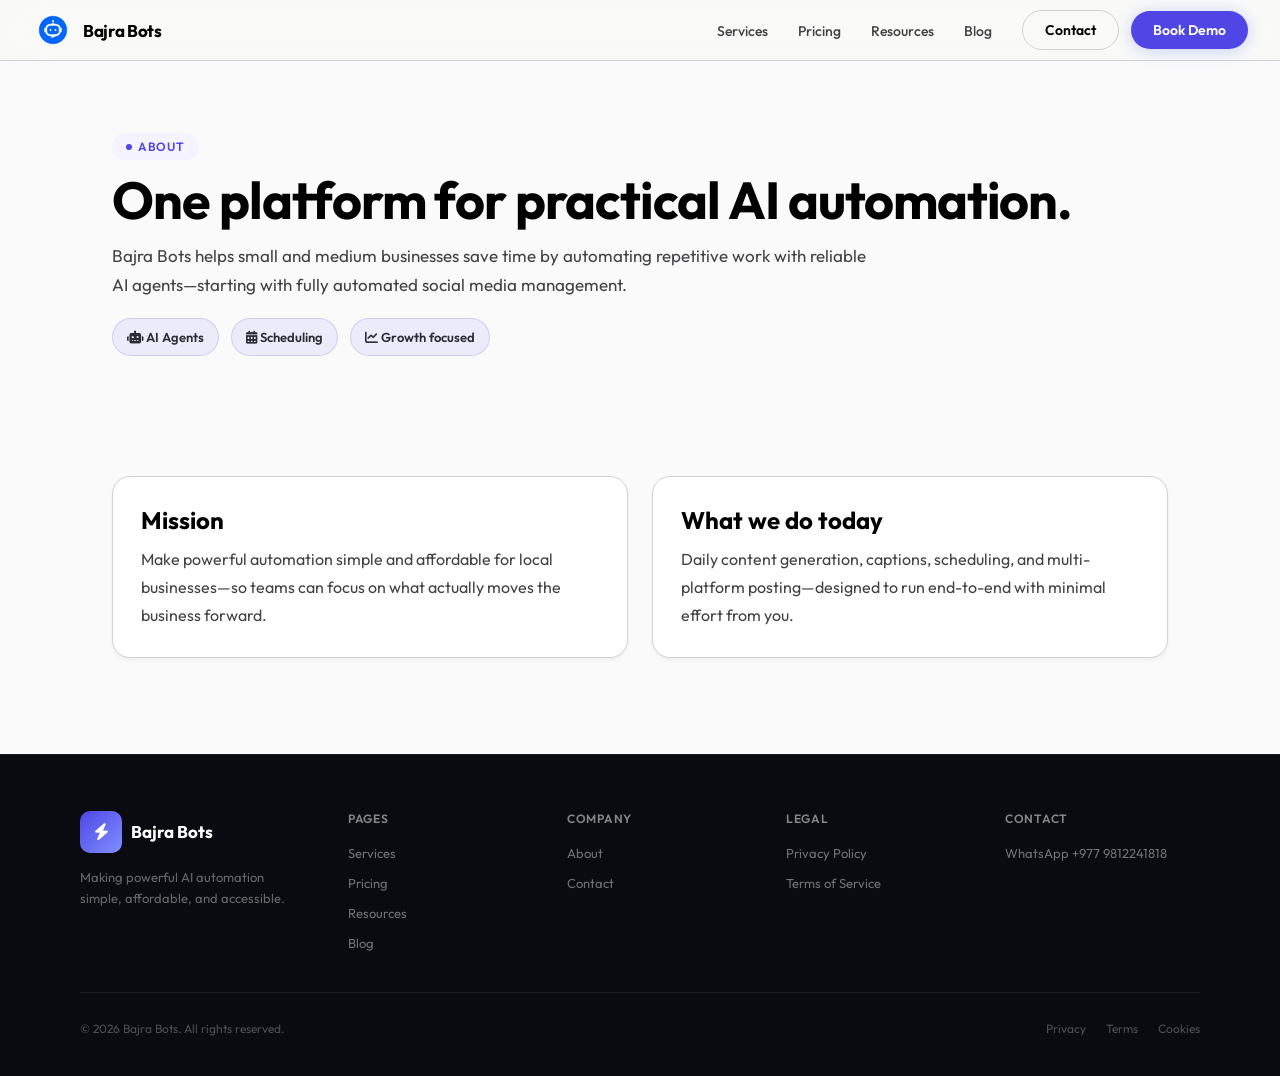
<file: about.html>
<!DOCTYPE html>
<html lang="en">
<head>
  <meta charset="UTF-8" />
  <meta name="viewport" content="width=device-width, initial-scale=1.0" />
  <title>About — Bajra Bots</title>
  <link rel="preconnect" href="https://fonts.googleapis.com" />
  <link rel="preconnect" href="https://fonts.gstatic.com" crossorigin />
  <link href="https://fonts.googleapis.com/css2?family=Outfit:wght@300;400;500;600;700&display=swap" rel="stylesheet" />
  <link rel="stylesheet" href="https://cdnjs.cloudflare.com/ajax/libs/font-awesome/6.5.1/css/all.min.css" />
  <link rel="stylesheet" href="site.css" />
  <style>
    .kpi { display:flex; gap:12px; flex-wrap:wrap; margin-top:18px; }
    .kpi .pill { background: rgba(79,70,229,.08); color: #2C2E35; border: 1px solid rgba(79,70,229,.18); padding: 10px 14px; border-radius: 999px; font-weight: 600; font-size: 13px; }
    .lead { font-size: 17px; }
  </style>
</head>
<body>
  <nav id="navbar">
    <div class="container nav-inner">
      <a href="index.html" class="nav-logo">
        <div class="nav-logo-icon"><img src="logo.png" alt="Bajra Bots Logo"></div>
        Bajra Bots
      </a>
      <div class="nav-right">
        <ul class="nav-links">
          <li><a href="services.html">Services</a></li>
          <li><a href="pricing.html">Pricing</a></li>
          <li><a href="resources.html">Resources</a></li>
          <li><a href="blog.html">Blog</a></li>
        </ul>
        <div class="nav-actions">
          <a href="contact.html" class="btn btn-ghost">Contact</a>
          <a href="https://wa.me/9779812241818?text=Hi%20Bajra%20Bots%2C%20I%27d%20like%20to%20book%20a%20demo." class="btn btn-primary">Book Demo</a>
        </div>
      </div>
    </div>
  </nav>

  <header class="page-hero">
    <div class="container">
      <span class="badge">About</span>
      <h1 style="margin-top:12px;">One platform for practical AI automation.</h1>
      <p class="lead">Bajra Bots helps small and medium businesses save time by automating repetitive work with reliable AI agents—starting with fully automated social media management.</p>
      <div class="kpi">
        <div class="pill"><i class="fa-solid fa-robot"></i> AI Agents</div>
        <div class="pill"><i class="fa-solid fa-calendar-days"></i> Scheduling</div>
        <div class="pill"><i class="fa-solid fa-chart-line"></i> Growth focused</div>
      </div>
    </div>
  </header>

  <section>
    <div class="container grid-2">
      <div class="page-card">
        <h2 style="font-family: var(--font-display); margin-bottom:10px;">Mission</h2>
        <p style="color: var(--text-secondary); line-height:1.75;">Make powerful automation simple and affordable for local businesses—so teams can focus on what actually moves the business forward.</p>
      </div>
      <div class="page-card">
        <h2 style="font-family: var(--font-display); margin-bottom:10px;">What we do today</h2>
        <p style="color: var(--text-secondary); line-height:1.75;">Daily content generation, captions, scheduling, and multi-platform posting—designed to run end-to-end with minimal effort from you.</p>
      </div>
    </div>
  </section>

  <footer id="footer">
    <div class="footer-inner">
      <div class="footer-top">
        <div class="footer-brand">
          <div class="footer-logo">
            <div class="nav-logo-icon" style="background: linear-gradient(135deg, var(--accent) 0%, #7f8fff 100%);">
              <i class="fa-solid fa-bolt" style="color:#fff;"></i>
            </div>
            Bajra Bots
          </div>
          <p class="footer-tagline">Making powerful AI automation simple, affordable, and accessible.</p>
        </div>
        <div class="footer-cols">
          <div class="footer-col">
            <h5>Pages</h5>
            <ul>
              <li><a href="services.html">Services</a></li>
              <li><a href="pricing.html">Pricing</a></li>
              <li><a href="resources.html">Resources</a></li>
              <li><a href="blog.html">Blog</a></li>
            </ul>
          </div>
          <div class="footer-col">
            <h5>Company</h5>
            <ul>
              <li><a href="about.html">About</a></li>
              <li><a href="contact.html">Contact</a></li>
            </ul>
          </div>
          <div class="footer-col">
            <h5>Legal</h5>
            <ul>
              <li><a href="privacy.html">Privacy Policy</a></li>
              <li><a href="terms.html">Terms of Service</a></li>
            </ul>
          </div>
          <div class="footer-col">
            <h5>Contact</h5>
            <ul>
              <li><a href="contact.html">WhatsApp +977 9812241818</a></li>
            </ul>
          </div>
        </div>
      </div>
      <div class="footer-bottom">
        <p class="footer-copy">© 2026 Bajra Bots. All rights reserved.</p>
        <div class="footer-legal">
          <a href="privacy.html">Privacy</a>
          <a href="terms.html">Terms</a>
          <a href="cookies.html">Cookies</a>
        </div>
      </div>
    </div>
  </footer>
</body>
</html>
</file>
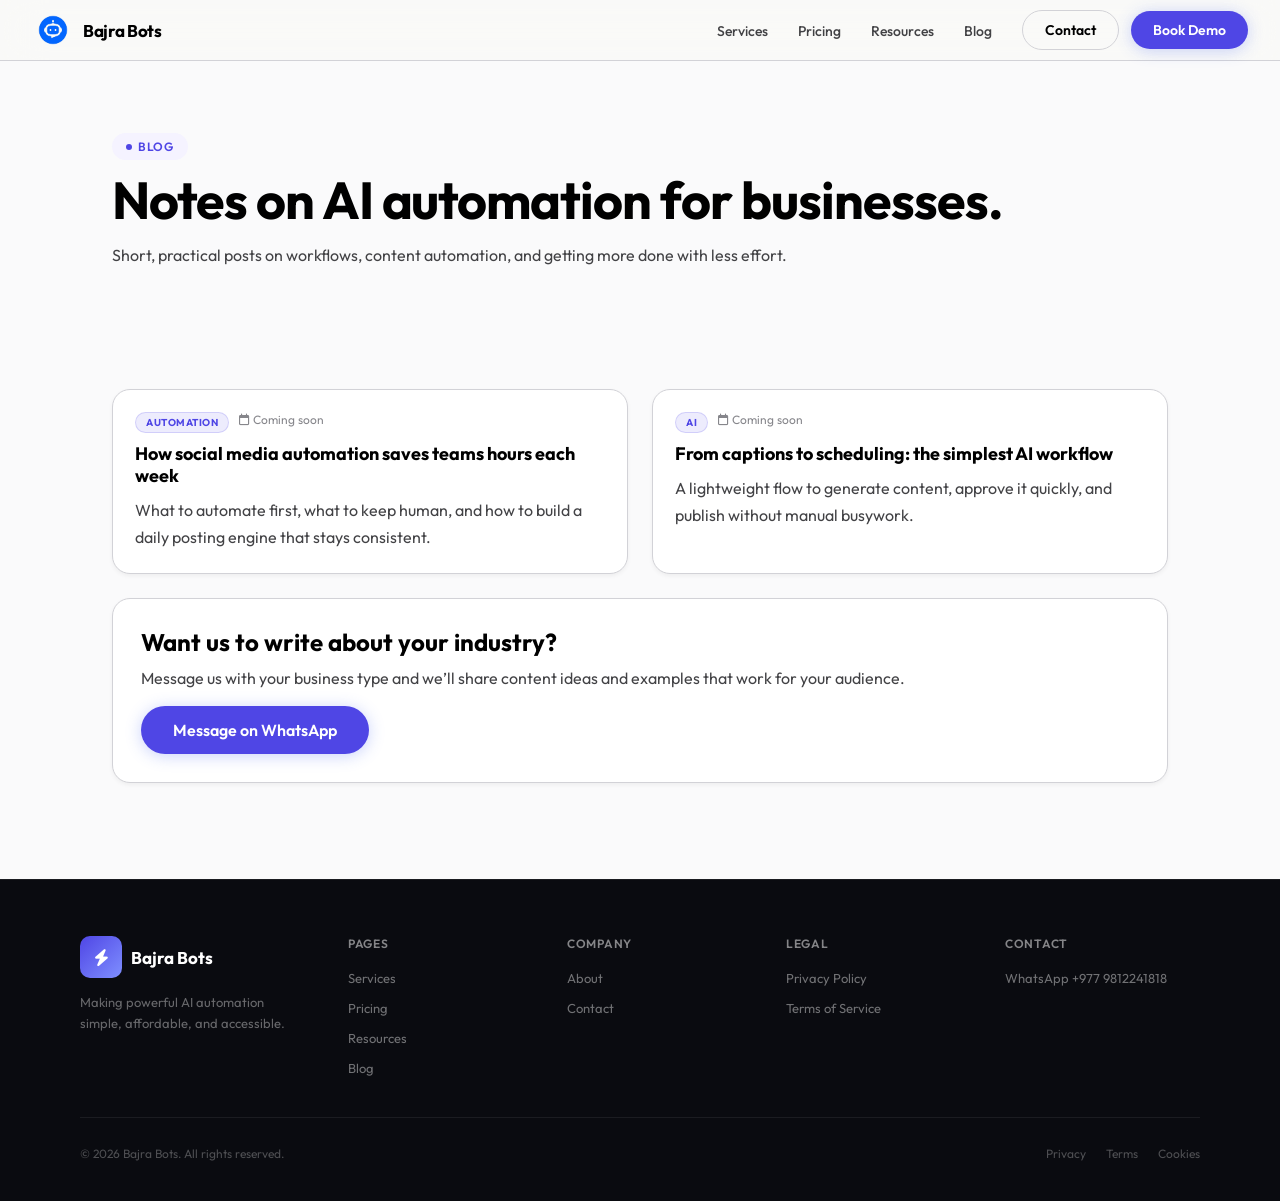
<file: blog.html>
<!DOCTYPE html>
<html lang="en">
<head>
  <meta charset="UTF-8" />
  <meta name="viewport" content="width=device-width, initial-scale=1.0" />
  <title>Blog — Bajra Bots</title>
  <link rel="preconnect" href="https://fonts.googleapis.com" />
  <link rel="preconnect" href="https://fonts.gstatic.com" crossorigin />
  <link href="https://fonts.googleapis.com/css2?family=Outfit:wght@300;400;500;600;700&display=swap" rel="stylesheet" />
  <link rel="stylesheet" href="https://cdnjs.cloudflare.com/ajax/libs/font-awesome/6.5.1/css/all.min.css" />
  <link rel="stylesheet" href="site.css" />
  <style>
    .post { background: var(--bg-card); border: 1px solid var(--border); border-radius: 18px; padding: 22px; box-shadow: var(--shadow-sm); }
    .post h3 { font-family: var(--font-display); font-size: 18px; line-height: 1.2; margin-bottom: 10px; }
    .post p { color: var(--text-secondary); line-height: 1.7; }
    .meta { font-size: 12px; color: var(--text-muted); margin-bottom: 10px; display:flex; gap:10px; flex-wrap:wrap; }
    .tag { background: rgba(79,70,229,.10); color: var(--accent); border: 1px solid rgba(79,70,229,.18); padding: 3px 10px; border-radius: 999px; font-weight: 700; letter-spacing: .05em; text-transform: uppercase; font-size: 10px; }
  </style>
</head>
<body>
  <nav id="navbar">
    <div class="container nav-inner">
      <a href="index.html" class="nav-logo">
        <div class="nav-logo-icon"><img src="logo.png" alt="Bajra Bots Logo"></div>
        Bajra Bots
      </a>
      <div class="nav-right">
        <ul class="nav-links">
          <li><a href="services.html">Services</a></li>
          <li><a href="pricing.html">Pricing</a></li>
          <li><a href="resources.html">Resources</a></li>
          <li><a href="blog.html">Blog</a></li>
        </ul>
        <div class="nav-actions">
          <a href="contact.html" class="btn btn-ghost">Contact</a>
          <a href="https://wa.me/9779812241818?text=Hi%20Bajra%20Bots%2C%20I%27d%20like%20to%20book%20a%20demo." class="btn btn-primary">Book Demo</a>
        </div>
      </div>
    </div>
  </nav>

  <header class="page-hero">
    <div class="container">
      <span class="badge">Blog</span>
      <h1 style="margin-top:12px;">Notes on AI automation for businesses.</h1>
      <p>Short, practical posts on workflows, content automation, and getting more done with less effort.</p>
    </div>
  </header>

  <section>
    <div class="container grid-2">
      <article class="post">
        <div class="meta"><span class="tag">Automation</span> <span><i class="fa-regular fa-calendar"></i> Coming soon</span></div>
        <h3>How social media automation saves teams hours each week</h3>
        <p>What to automate first, what to keep human, and how to build a daily posting engine that stays consistent.</p>
      </article>
      <article class="post">
        <div class="meta"><span class="tag">AI</span> <span><i class="fa-regular fa-calendar"></i> Coming soon</span></div>
        <h3>From captions to scheduling: the simplest AI workflow</h3>
        <p>A lightweight flow to generate content, approve it quickly, and publish without manual busywork.</p>
      </article>
    </div>

    <div class="container">
      <div class="page-card" style="margin-top:24px;">
        <h2 style="font-family: var(--font-display); margin-bottom:8px;">Want us to write about your industry?</h2>
        <p style="color: var(--text-secondary); line-height:1.7;">Message us with your business type and we’ll share content ideas and examples that work for your audience.</p>
        <div style="margin-top:14px;">
          <a class="btn btn-primary btn-lg" href="https://wa.me/9779812241818?text=Hi%20Bajra%20Bots%2C%20my%20business%20is%20a%20____%20and%20I%20want%20content%20ideas.">Message on WhatsApp</a>
        </div>
      </div>
    </div>
  </section>

  <footer id="footer">
    <div class="footer-inner">
      <div class="footer-top">
        <div class="footer-brand">
          <div class="footer-logo">
            <div class="nav-logo-icon" style="background: linear-gradient(135deg, var(--accent) 0%, #7f8fff 100%);">
              <i class="fa-solid fa-bolt" style="color:#fff;"></i>
            </div>
            Bajra Bots
          </div>
          <p class="footer-tagline">Making powerful AI automation simple, affordable, and accessible.</p>
        </div>
        <div class="footer-cols">
          <div class="footer-col">
            <h5>Pages</h5>
            <ul>
              <li><a href="services.html">Services</a></li>
              <li><a href="pricing.html">Pricing</a></li>
              <li><a href="resources.html">Resources</a></li>
              <li><a href="blog.html">Blog</a></li>
            </ul>
          </div>
          <div class="footer-col">
            <h5>Company</h5>
            <ul>
              <li><a href="about.html">About</a></li>
              <li><a href="contact.html">Contact</a></li>
            </ul>
          </div>
          <div class="footer-col">
            <h5>Legal</h5>
            <ul>
              <li><a href="privacy.html">Privacy Policy</a></li>
              <li><a href="terms.html">Terms of Service</a></li>
            </ul>
          </div>
          <div class="footer-col">
            <h5>Contact</h5>
            <ul>
              <li><a href="contact.html">WhatsApp +977 9812241818</a></li>
            </ul>
          </div>
        </div>
      </div>
      <div class="footer-bottom">
        <p class="footer-copy">© 2026 Bajra Bots. All rights reserved.</p>
        <div class="footer-legal">
          <a href="privacy.html">Privacy</a>
          <a href="terms.html">Terms</a>
          <a href="cookies.html">Cookies</a>
        </div>
      </div>
    </div>
  </footer>
</body>
</html>
</file>
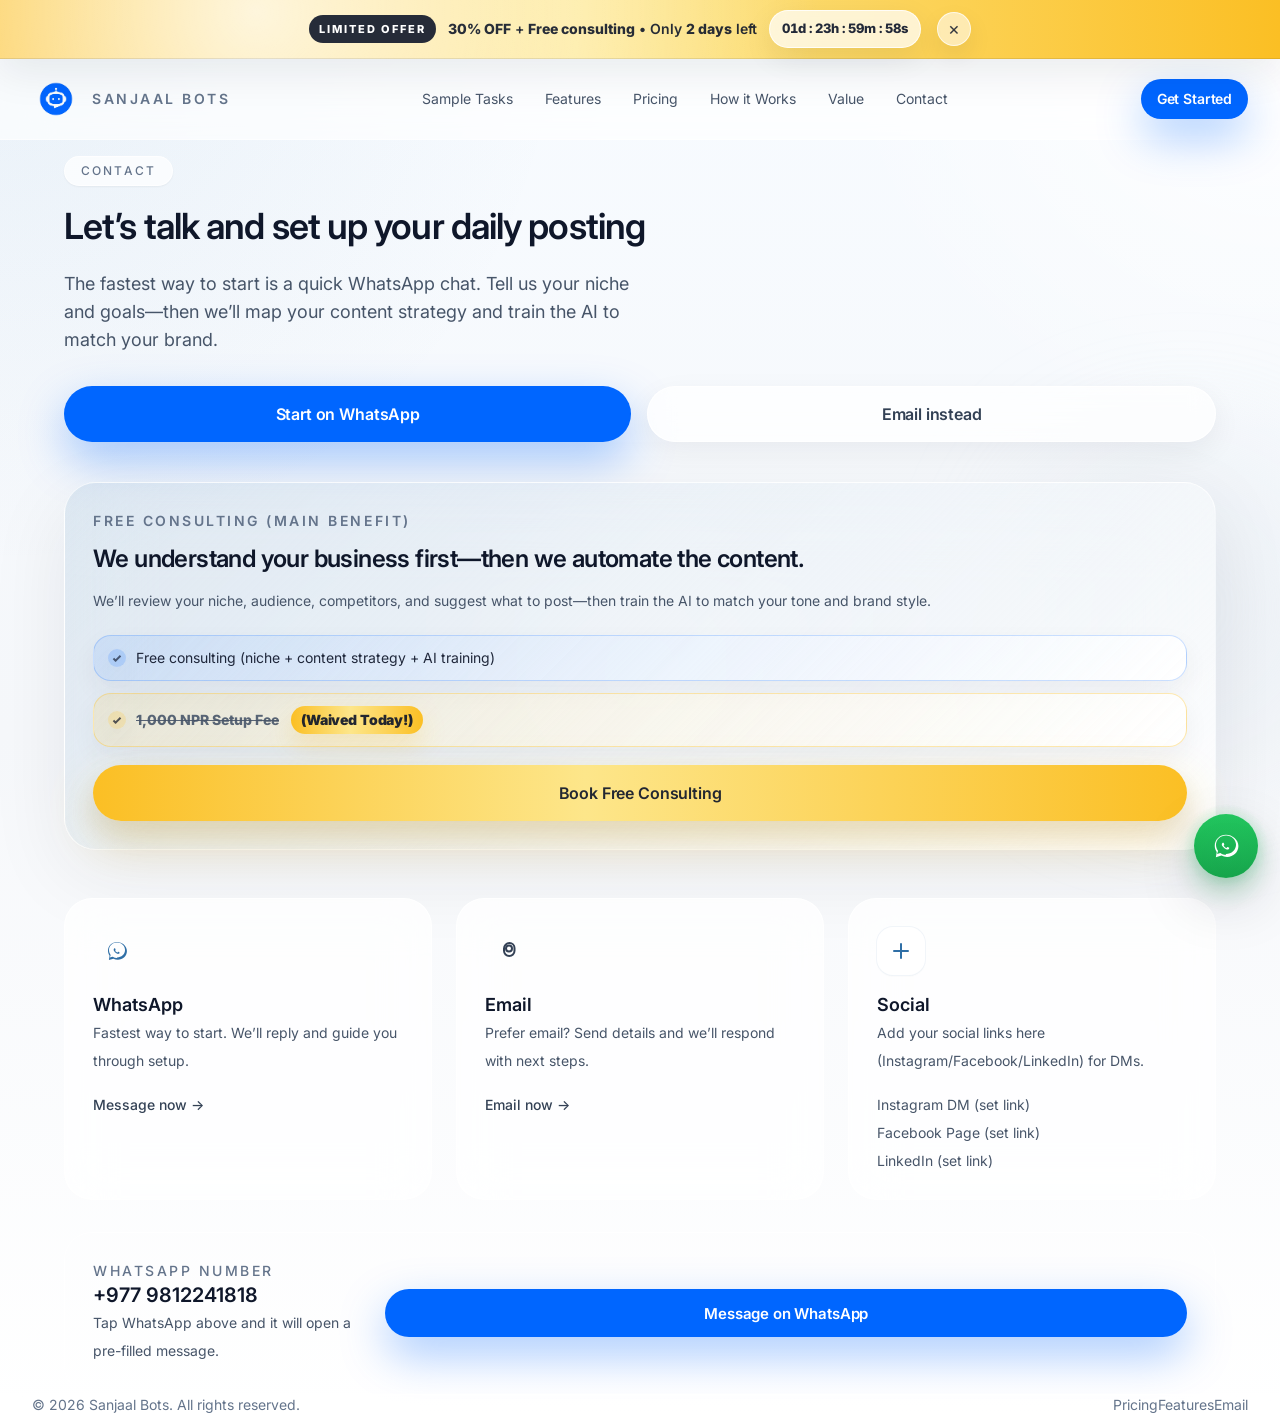
<file: contact.html>
<!doctype html>
<html lang="en">
  <head>
    <meta charset="UTF-8" />
    <meta name="viewport" content="width=device-width, initial-scale=1.0" />
    <title>Contact — Sanjaal Bots</title>
    <link rel="preconnect" href="https://fonts.googleapis.com" />
    <link rel="preconnect" href="https://fonts.gstatic.com" crossorigin />
    <link
      href="https://fonts.googleapis.com/css2?family=Inter:wght@400;500;600;700&display=swap"
      rel="stylesheet"
    />
    <link rel="stylesheet" href="./styles.css" />
    <link rel="stylesheet" href="./custom.css" />
    <script defer src="./script.js"></script>
  </head>
  <body class="min-h-screen scroll-smooth bg-[radial-gradient(circle_at_top_left,rgba(47,111,166,0.07),transparent_30%),radial-gradient(circle_at_top_right,rgba(255,255,255,0.95),transparent_24%),linear-gradient(180deg,#f7fbff_0%,#f6f8fb_52%,#ffffff_100%)] text-slate-900">
    <div class="fixed inset-0 -z-10 overflow-hidden">
      <div class="absolute left-[-8%] top-24 h-72 w-72 rounded-full bg-[#2f6fa6]/8 blur-3xl"></div>
      <div class="absolute right-[-5%] top-[28rem] h-80 w-80 rounded-full bg-slate-200/40 blur-3xl"></div>
      <div class="absolute bottom-20 left-1/2 h-72 w-72 -translate-x-1/2 rounded-full bg-white/70 blur-3xl"></div>
    </div>

    <!-- Promo bar (dismissible) -->
    <div class="promo-bar" data-promo-bar>
      <div class="promo-bar__inner">
        <div class="promo-bar__badge">LIMITED OFFER</div>
        <div class="promo-bar__text">
          <span class="promo-bar__strong">30% OFF</span> + <span class="promo-bar__strong">Free consulting</span> • Only <span class="promo-bar__strong">2 days</span> left
        </div>
        <div class="promo-bar__timer countdown" data-countdown="top">
          <span data-countdown-part="d">02</span>d&nbsp;:
          <span data-countdown-part="h">00</span>h&nbsp;:
          <span data-countdown-part="m">00</span>m&nbsp;:
          <span data-countdown-part="s">00</span>s
        </div>
        <button class="promo-bar__close" type="button" aria-label="Close offer banner" data-promo-close>
          ×
        </button>
      </div>
    </div>

    <header class="sticky top-0 z-40 border-b border-white/50 bg-white/65 backdrop-blur-xl">
      <div class="mx-auto flex max-w-7xl items-center justify-between px-5 py-4 sm:px-6 lg:px-8">
        <a href="./index.html" class="flex items-center gap-3">
          <img
            src="./logo.png"
            alt="Sanjaal Bots"
            class="h-12 w-12"
            loading="eager"
            decoding="async"
          />
          <div class="text-sm font-semibold tracking-[0.18em] text-slate-500">SANJAAL BOTS</div>
        </a>

        <nav class="hidden items-center gap-8 text-sm text-slate-600 md:flex">
          <a href="./index.html#sample-tasks" class="transition hover:text-[#2f6fa6]">Sample Tasks</a>
          <a href="./index.html#features" class="transition hover:text-[#2f6fa6]">Features</a>
          <a href="./index.html#pricing" class="transition hover:text-[#2f6fa6]">Pricing</a>
          <a href="./index.html#how-it-works" class="transition hover:text-[#2f6fa6]">How it Works</a>
          <a href="./index.html#value" class="transition hover:text-[#2f6fa6]">Value</a>
          <a href="#channels" class="transition hover:text-[#2f6fa6]">Contact</a>
        </nav>

        <a
          href="https://wa.me/9779812241818?text=Hi%20Sanjaal%20Bots%2C%20I%27m%20interested%20in%20automating%20my%20social%20media.%20Can%20we%20talk%3F"
          target="_blank"
          rel="noopener noreferrer"
          class="btn btn-sm btn-solid"
        >
          Get Started
        </a>
      </div>
    </header>

    <main class="pt-4 sm:pt-6">
      <section class="mx-auto max-w-7xl px-5 pb-16 pt-16 sm:px-6 sm:pb-20 sm:pt-20 lg:px-8">
        <div class="mx-auto grid max-w-6xl items-start gap-10 lg:grid-cols-[1.05fr_0.95fr] lg:gap-12">
          <div>
            <div class="mb-5 inline-flex items-center rounded-full border border-white/70 bg-white/70 px-4 py-1.5 text-xs font-medium tracking-[0.18em] text-slate-500 shadow-sm">
              CONTACT
            </div>
            <h1 class="text-4xl font-semibold tracking-tight text-slate-900 sm:text-5xl">
              Let’s talk and set up your daily posting
            </h1>
            <p class="mt-6 max-w-xl text-base leading-8 text-slate-600 sm:text-lg">
              The fastest way to start is a quick WhatsApp chat. Tell us your niche and goals—then we’ll map your content strategy and train the AI to match your brand.
            </p>

            <div class="mt-8 flex flex-col gap-4 sm:flex-row">
              <a
                href="https://wa.me/9779812241818?text=Hi%20Sanjaal%20Bots%2C%20I%27d%20like%20to%20get%20started.%20My%20business%20is%3A%20%5Btype%5D.%20My%20platforms%3A%20%5BFB%2FIG%2FLinkedIn%5D."
                target="_blank"
                rel="noopener noreferrer"
                class="btn btn-lg btn-solid btn-primary btn-block sm:w-auto text-center"
              >
                Start on WhatsApp
              </a>
              <a
                href="mailto:sanjaalbot@gmail.com?subject=Sanjaal%20Bots%20-%20Get%20Started&body=Hi%20Sanjaal%20Bots%2C%0A%0AI%27m%20interested%20in%20automating%20my%20social%20media.%0A%0ABusiness%3A%20%0APlatforms%3A%20%0AGoal%3A%20%0A%0AThanks!"
                class="btn btn-lg btn-outline btn-block sm:w-auto text-center"
              >
                Email instead
              </a>
            </div>
          </div>

          <div id="consulting" class="rounded-[32px] border border-white/70 bg-[linear-gradient(135deg,rgba(47,111,166,0.12),rgba(255,255,255,0.86))] p-7 shadow-[0_24px_80px_rgba(15,23,42,0.08)] backdrop-blur-2xl sm:p-8">
            <div class="text-sm font-semibold tracking-[0.18em] text-slate-500">FREE CONSULTING (MAIN BENEFIT)</div>
            <div class="mt-3 text-2xl font-semibold tracking-tight text-slate-900">
              We understand your business first—then we automate the content.
            </div>
            <div class="mt-3 text-sm leading-7 text-slate-600">
              We’ll review your niche, audience, competitors, and suggest what to post—then train the AI to match your tone and brand style.
            </div>

            <div class="mt-5 grid gap-3">
              <div class="pricing-card__feature pricing-card__feature--highlight" style="padding-left: 42px;">
                Free consulting (niche + content strategy + AI training)
              </div>
              <div class="pricing-card__feature pricing-card__feature--urgency" style="padding-left: 42px;">
                <span class="setup-fee-old">1,000 NPR Setup Fee</span> <span class="setup-fee-pill">(Waived Today!)</span>
              </div>
            </div>

            <a
              href="https://wa.me/9779812241818?text=Hi%20Sanjaal%20Bots%2C%20I%20want%20a%20free%20consulting%20call.%20My%20business%20is%3A%20%5Btype%5D.%20Please%20suggest%20what%20content%20to%20post%20and%20how%20to%20train%20the%20AI."
              target="_blank"
              rel="noopener noreferrer"
              class="btn btn-lg btn-offer btn-block text-center"
              style="margin-top: 18px;"
            >
              Book Free Consulting
            </a>
          </div>
        </div>

        <div id="channels" class="mx-auto mt-12 grid max-w-6xl gap-6 lg:mt-14 lg:grid-cols-3">
          <a
            href="https://wa.me/9779812241818?text=Hi%20Sanjaal%20Bots%2C%20I%27d%20like%20to%20get%20started.%20My%20business%20is%3A%20%5Btype%5D.%20My%20platforms%3A%20%5BFB%2FIG%2FLinkedIn%5D."
            target="_blank"
            rel="noopener noreferrer"
            class="group rounded-[28px] border border-white/80 bg-white/75 p-7 shadow-[0_18px_60px_rgba(15,23,42,0.08)] backdrop-blur-xl transition duration-300 hover:-translate-y-1.5 hover:shadow-[0_26px_70px_rgba(15,23,42,0.12)]"
          >
            <div class="mb-4 inline-flex h-12 w-12 items-center justify-center rounded-2xl bg-[#2f6fa6]/12 text-[#2f6fa6]">
              <svg class="h-6 w-6" viewBox="0 0 32 32" fill="none" aria-hidden="true">
                <path
                  fill="currentColor"
                  d="M19.11 17.76c-.2-.1-1.16-.57-1.34-.64-.18-.07-.31-.1-.44.1-.13.2-.5.64-.61.77-.11.13-.23.15-.43.05-.2-.1-.84-.31-1.6-.98-.59-.52-.99-1.17-1.11-1.36-.12-.2-.01-.3.09-.4.09-.09.2-.23.3-.34.1-.11.13-.2.2-.34.07-.13.03-.25-.02-.35-.05-.1-.44-1.06-.6-1.45-.16-.38-.32-.33-.44-.33h-.38c-.13 0-.34.05-.52.25-.18.2-.68.66-.68 1.61 0 .95.7 1.87.8 2 .1.13 1.37 2.09 3.31 2.93.46.2.82.32 1.1.41.46.15.88.13 1.21.08.37-.06 1.16-.47 1.32-.93.16-.46.16-.85.11-.93-.05-.08-.18-.13-.38-.23Z"
                />
                <path
                  fill="currentColor"
                  d="M16.02 4C9.39 4 4 9.24 4 15.7c0 2.44.78 4.7 2.11 6.57L5.2 28l5.93-1.82c1.8.98 3.87 1.54 6.09 1.54 6.63 0 12.02-5.24 12.02-11.7C29.24 9.24 22.65 4 16.02 4Zm0 21.39c-2.08 0-4.01-.6-5.64-1.63l-.4-.25-3.52 1.08 1.1-3.36-.27-.39c-1.23-1.76-1.95-3.87-1.95-6.15 0-5.47 4.79-9.92 10.68-9.92 5.89 0 10.68 4.45 10.68 9.92 0 5.47-4.79 9.92-10.68 9.92Z"
                />
              </svg>
            </div>
            <div class="text-lg font-semibold text-slate-900">WhatsApp</div>
            <div class="mt-2 text-sm leading-7 text-slate-600">Fastest way to start. We’ll reply and guide you through setup.</div>
            <div class="mt-5 text-sm font-medium text-slate-700 transition group-hover:text-[#2f6fa6]">Message now →</div>
          </a>

          <a
            href="mailto:sanjaalbot@gmail.com?subject=Sanjaal%20Bots%20-%20Get%20Started&body=Hi%20Sanjaal%20Bots%2C%0A%0AI%27m%20interested%20in%20automating%20my%20social%20media.%0A%0ABusiness%3A%20%0APlatforms%3A%20%0AGoal%3A%20%0A%0AThanks!"
            class="group rounded-[28px] border border-white/80 bg-white/75 p-7 shadow-[0_18px_60px_rgba(15,23,42,0.08)] backdrop-blur-xl transition duration-300 hover:-translate-y-1.5 hover:shadow-[0_26px_70px_rgba(15,23,42,0.12)]"
          >
            <div class="mb-4 inline-flex h-12 w-12 items-center justify-center rounded-2xl bg-slate-200/50 text-slate-700">
              <svg class="h-6 w-6" viewBox="0 0 24 24" fill="none" aria-hidden="true">
                <path
                  d="M12 12.5c1.66 0 3-1.34 3-3S13.66 6.5 12 6.5s-3 1.34-3 3 1.34 3 3 3Z"
                  stroke="currentColor"
                  stroke-width="2"
                ></path>
                <path
                  d="M17.5 9.5v2.25c0 2.9-2.35 5.25-5.25 5.25S7 14.65 7 11.75V9.5C7 6.46 9.46 4 12.5 4c2.76 0 5 2.24 5 5Z"
                  stroke="currentColor"
                  stroke-width="2"
                  stroke-linecap="round"
                ></path>
              </svg>
            </div>
            <div class="text-lg font-semibold text-slate-900">Email</div>
            <div class="mt-2 text-sm leading-7 text-slate-600">Prefer email? Send details and we’ll respond with next steps.</div>
            <div class="mt-5 text-sm font-medium text-slate-700 transition group-hover:text-[#2f6fa6]">Email now →</div>
          </a>

          <div class="rounded-[28px] border border-white/80 bg-white/75 p-7 shadow-[0_18px_60px_rgba(15,23,42,0.08)] backdrop-blur-xl">
            <div class="mb-4 inline-flex h-12 w-12 items-center justify-center rounded-2xl bg-white shadow-sm ring-1 ring-slate-100 text-[#2f6fa6]">
              <svg class="h-6 w-6" viewBox="0 0 24 24" fill="none" aria-hidden="true">
                <path d="M12 5v14" stroke="currentColor" stroke-width="2" stroke-linecap="round"></path>
                <path d="M5 12h14" stroke="currentColor" stroke-width="2" stroke-linecap="round"></path>
              </svg>
            </div>
            <div class="text-lg font-semibold text-slate-900">Social</div>
            <div class="mt-2 text-sm leading-7 text-slate-600">Add your social links here (Instagram/Facebook/LinkedIn) for DMs.</div>
            <div class="mt-5 grid gap-2 text-sm text-slate-600">
              <a class="transition hover:text-[#2f6fa6]" href="#" onclick="return false;">Instagram DM (set link)</a>
              <a class="transition hover:text-[#2f6fa6]" href="#" onclick="return false;">Facebook Page (set link)</a>
              <a class="transition hover:text-[#2f6fa6]" href="#" onclick="return false;">LinkedIn (set link)</a>
            </div>
          </div>
        </div>

        <div class="mx-auto mt-8 max-w-6xl">
          <div class="rounded-[28px] border border-white/70 bg-[linear-gradient(135deg,rgba(47,111,166,0.14),rgba(255,255,255,0.8))] p-7 shadow-[0_18px_60px_rgba(15,23,42,0.08)]">
            <div class="flex flex-col gap-3 sm:flex-row sm:items-center sm:justify-between">
              <div>
                <div class="text-sm font-medium tracking-[0.18em] text-slate-500">WHATSAPP NUMBER</div>
                <div class="mt-2 text-xl font-semibold text-slate-900">+977 9812241818</div>
                <div class="mt-2 text-sm leading-7 text-slate-600">Tap WhatsApp above and it will open a pre-filled message.</div>
              </div>
              <a
                href="https://wa.me/9779812241818"
                target="_blank"
                rel="noopener noreferrer"
                class="btn btn-md btn-solid btn-primary btn-block sm:w-auto text-center"
              >
                Message on WhatsApp
              </a>
            </div>
          </div>
        </div>
      </section>
    </main>

    <!-- Floating WhatsApp button -->
    <a
      class="wa-fab"
      href="https://wa.me/9779812241818?text=Hi%20Sanjaal%20Bots%2C%20I%27m%20interested%20in%20automating%20my%20social%20media.%20Can%20we%20talk%3F"
      target="_blank"
      rel="noopener noreferrer"
      aria-label="Chat on WhatsApp"
      title="Chat on WhatsApp"
    >
      <span class="wa-fab__pulse" aria-hidden="true"></span>
      <span class="wa-fab__icon" aria-hidden="true">
        <svg viewBox="0 0 32 32" fill="none">
          <path
            fill="currentColor"
            d="M19.11 17.76c-.2-.1-1.16-.57-1.34-.64-.18-.07-.31-.1-.44.1-.13.2-.5.64-.61.77-.11.13-.23.15-.43.05-.2-.1-.84-.31-1.6-.98-.59-.52-.99-1.17-1.11-1.36-.12-.2-.01-.3.09-.4.09-.09.2-.23.3-.34.1-.11.13-.2.2-.34.07-.13.03-.25-.02-.35-.05-.1-.44-1.06-.6-1.45-.16-.38-.32-.33-.44-.33h-.38c-.13 0-.34.05-.52.25-.18.2-.68.66-.68 1.61 0 .95.7 1.87.8 2 .1.13 1.37 2.09 3.31 2.93.46.2.82.32 1.1.41.46.15.88.13 1.21.08.37-.06 1.16-.47 1.32-.93.16-.46.16-.85.11-.93-.05-.08-.18-.13-.38-.23Z"
          />
          <path
            fill="currentColor"
            d="M16.02 4C9.39 4 4 9.24 4 15.7c0 2.44.78 4.7 2.11 6.57L5.2 28l5.93-1.82c1.8.98 3.87 1.54 6.09 1.54 6.63 0 12.02-5.24 12.02-11.7C29.24 9.24 22.65 4 16.02 4Zm0 21.39c-2.08 0-4.01-.6-5.64-1.63l-.4-.25-3.52 1.08 1.1-3.36-.27-.39c-1.23-1.76-1.95-3.87-1.95-6.15 0-5.47 4.79-9.92 10.68-9.92 5.89 0 10.68 4.45 10.68 9.92 0 5.47-4.79 9.92-10.68 9.92Z"
          />
        </svg>
      </span>
    </a>

    <footer class="border-t border-white/70 bg-white/60 backdrop-blur-2xl">
      <div class="mx-auto flex max-w-7xl flex-col items-center justify-between gap-4 px-5 py-10 text-center text-sm text-slate-500 sm:flex-row sm:px-6 sm:text-left lg:px-8">
        <div>© <span id="year"></span> Sanjaal Bots. All rights reserved.</div>
        <div class="flex flex-wrap items-center justify-center gap-x-6 gap-y-2 sm:justify-end">
          <a href="./index.html#pricing" class="transition hover:text-[#2f6fa6]">Pricing</a>
          <a href="./index.html#features" class="transition hover:text-[#2f6fa6]">Features</a>
          <a href="mailto:sanjaalbot@gmail.com" class="transition hover:text-[#2f6fa6]">Email</a>
        </div>
      </div>
    </footer>
  </body>
</html>
</file>
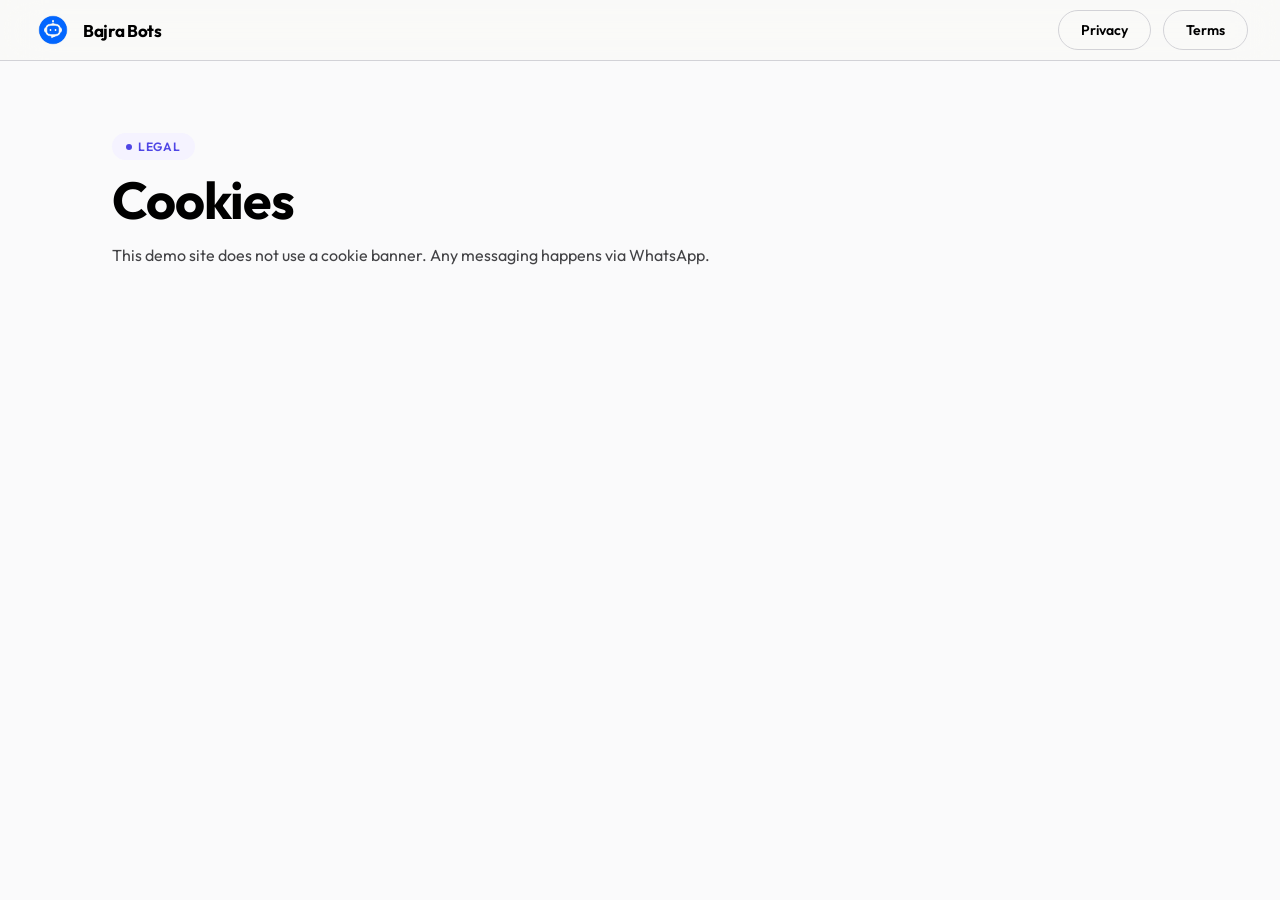
<file: cookies.html>
<!DOCTYPE html>
<html lang="en">
<head>
  <meta charset="UTF-8" />
  <meta name="viewport" content="width=device-width, initial-scale=1.0" />
  <title>Cookies — Bajra Bots</title>
  <link rel="preconnect" href="https://fonts.googleapis.com" />
  <link rel="preconnect" href="https://fonts.gstatic.com" crossorigin />
  <link href="https://fonts.googleapis.com/css2?family=Outfit:wght@300;400;500;600;700&display=swap" rel="stylesheet" />
  <link rel="stylesheet" href="site.css" />
</head>
<body>
  <nav id="navbar">
    <div class="container nav-inner">
      <a href="index.html" class="nav-logo">
        <div class="nav-logo-icon"><img src="logo.png" alt="Bajra Bots Logo"></div>
        Bajra Bots
      </a>
      <div class="nav-right">
        <div class="nav-actions">
          <a href="privacy.html" class="btn btn-ghost">Privacy</a>
          <a href="terms.html" class="btn btn-ghost">Terms</a>
        </div>
      </div>
    </div>
  </nav>

  <header class="page-hero">
    <div class="container">
      <span class="badge">Legal</span>
      <h1 style="margin-top:12px;">Cookies</h1>
      <p>This demo site does not use a cookie banner. Any messaging happens via WhatsApp.</p>
    </div>
  </header>
</body>
</html>
</file>
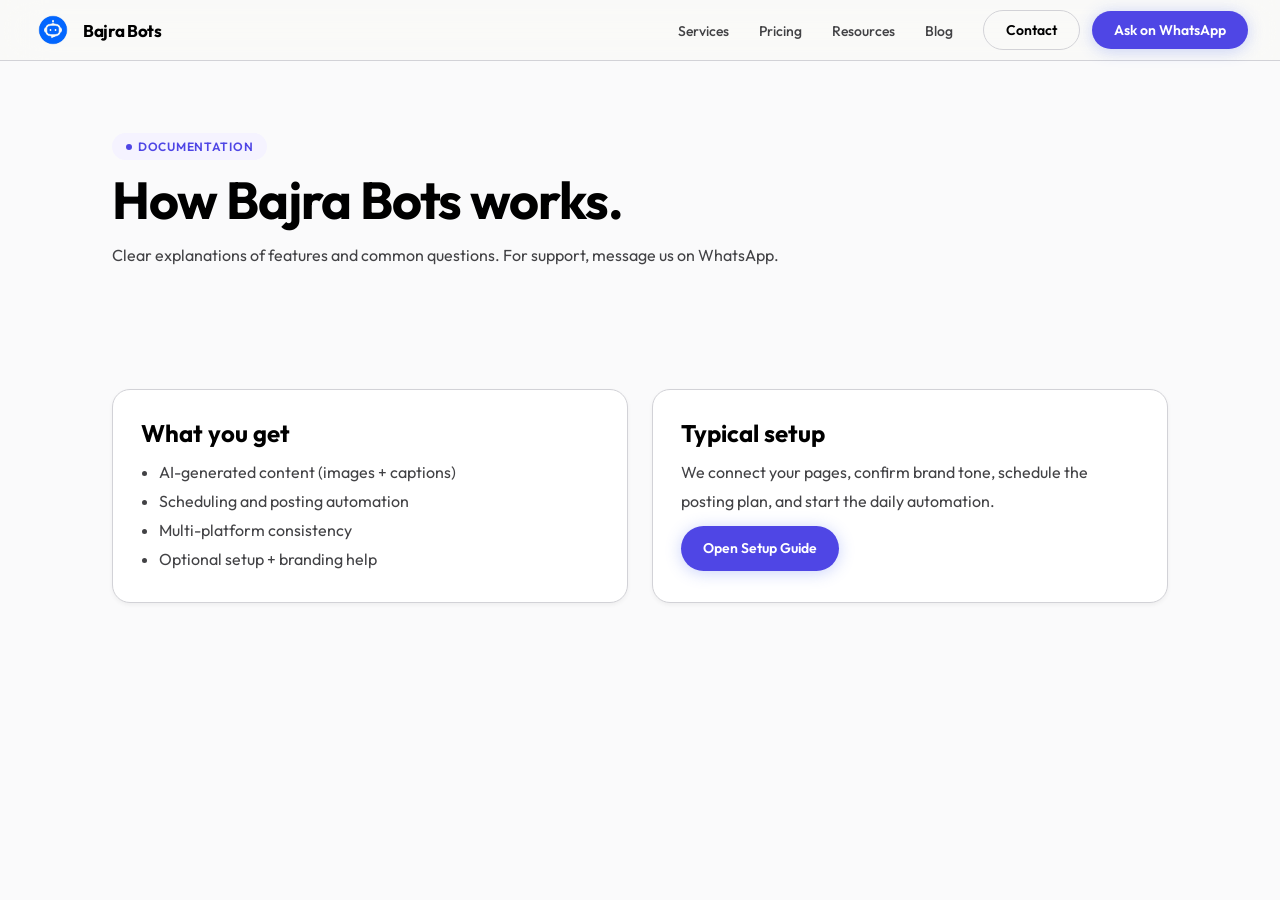
<file: documentation.html>
<!DOCTYPE html>
<html lang="en">
<head>
  <meta charset="UTF-8" />
  <meta name="viewport" content="width=device-width, initial-scale=1.0" />
  <title>Documentation — Bajra Bots</title>
  <link rel="preconnect" href="https://fonts.googleapis.com" />
  <link rel="preconnect" href="https://fonts.gstatic.com" crossorigin />
  <link href="https://fonts.googleapis.com/css2?family=Outfit:wght@300;400;500;600;700&display=swap" rel="stylesheet" />
  <link rel="stylesheet" href="https://cdnjs.cloudflare.com/ajax/libs/font-awesome/6.5.1/css/all.min.css" />
  <link rel="stylesheet" href="site.css" />
  <style>
    .doc h2 { font-family: var(--font-display); margin: 0 0 10px; }
    .doc p, .doc li { color: var(--text-secondary); line-height: 1.8; }
    .doc ul { margin-left: 18px; }
  </style>
</head>
<body>
  <nav id="navbar">
    <div class="container nav-inner">
      <a href="index.html" class="nav-logo">
        <div class="nav-logo-icon"><img src="logo.png" alt="Bajra Bots Logo"></div>
        Bajra Bots
      </a>
      <div class="nav-right">
        <ul class="nav-links">
          <li><a href="services.html">Services</a></li>
          <li><a href="pricing.html">Pricing</a></li>
          <li><a href="resources.html">Resources</a></li>
          <li><a href="blog.html">Blog</a></li>
        </ul>
        <div class="nav-actions">
          <a href="contact.html" class="btn btn-ghost">Contact</a>
          <a href="https://wa.me/9779812241818?text=Hi%20Bajra%20Bots%2C%20I%20have%20a%20question%20about%20the%20platform." class="btn btn-primary">Ask on WhatsApp</a>
        </div>
      </div>
    </div>
  </nav>

  <header class="page-hero">
    <div class="container">
      <span class="badge">Documentation</span>
      <h1 style="margin-top:12px;">How Bajra Bots works.</h1>
      <p>Clear explanations of features and common questions. For support, message us on WhatsApp.</p>
    </div>
  </header>

  <section>
    <div class="container doc grid-2">
      <div class="page-card">
        <h2>What you get</h2>
        <ul>
          <li>AI-generated content (images + captions)</li>
          <li>Scheduling and posting automation</li>
          <li>Multi-platform consistency</li>
          <li>Optional setup + branding help</li>
        </ul>
      </div>
      <div class="page-card">
        <h2>Typical setup</h2>
        <p>We connect your pages, confirm brand tone, schedule the posting plan, and start the daily automation.</p>
        <p style="margin-top:10px;"><a class="btn btn-primary" href="setup-guide.html">Open Setup Guide</a></p>
      </div>
    </div>
  </section>
</body>
</html>
</file>
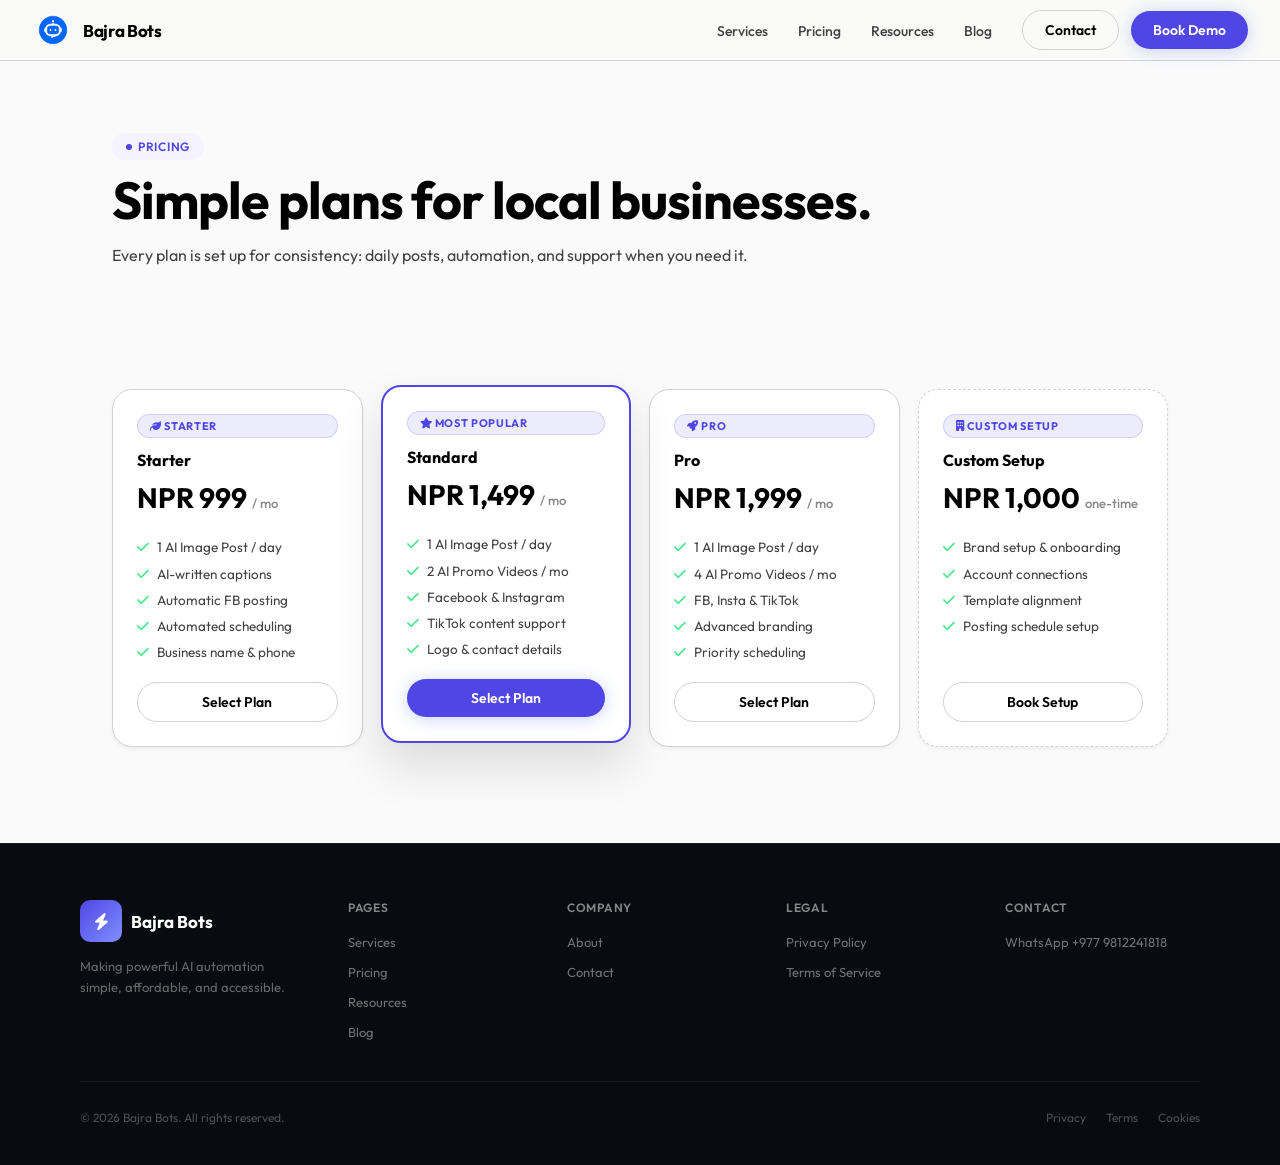
<file: pricing.html>
<!DOCTYPE html>
<html lang="en">
<head>
  <meta charset="UTF-8" />
  <meta name="viewport" content="width=device-width, initial-scale=1.0" />
  <title>Pricing — Bajra Bots</title>
  <link rel="preconnect" href="https://fonts.googleapis.com" />
  <link rel="preconnect" href="https://fonts.gstatic.com" crossorigin />
  <link href="https://fonts.googleapis.com/css2?family=Outfit:wght@300;400;500;600;700&display=swap" rel="stylesheet" />
  <link rel="stylesheet" href="https://cdnjs.cloudflare.com/ajax/libs/font-awesome/6.5.1/css/all.min.css" />
  <link rel="stylesheet" href="site.css" />
  <style>
    .price-grid { display:grid; grid-template-columns: repeat(4, 1fr); gap: 18px; }
    .price-card { background: var(--bg-card); border: 1px solid var(--border); border-radius: 20px; padding: 24px; box-shadow: var(--shadow-sm); display:flex; flex-direction:column; }
    .price-card.featured { border: 2px solid var(--accent); box-shadow: var(--shadow-lg); transform: translateY(-4px); }
    .price-name { font-family: var(--font-display); font-weight: 700; margin-top: 12px; }
    .price-amt { font-family: var(--font-display); font-size: 28px; font-weight: 700; margin: 10px 0 6px; }
    .price-amt span { font-size: 13px; font-weight: 500; color: var(--text-muted); }
    .price-list { list-style:none; display:flex; flex-direction:column; gap:10px; color: var(--text-secondary); font-size: 13.5px; line-height: 1.2; margin: 18px 0 22px; flex:1; }
    .price-list li { display:flex; gap: 8px; align-items:flex-start; }
    .price-list i { color: #4de88e; margin-top: 2px; }
    .badge-top { display:inline-block; background: rgba(79,70,229,.10); color: var(--accent); border: 1px solid rgba(79,70,229,.18); font-size: 11px; font-weight: 700; padding: 4px 12px; border-radius: 999px; letter-spacing: .06em; text-transform: uppercase; }
    @media (max-width: 900px) { .price-grid { grid-template-columns: 1fr 1fr; } }
    @media (max-width: 580px) { .price-grid { grid-template-columns: 1fr; } .price-card.featured { transform:none; } }
  </style>
</head>
<body>
  <nav id="navbar">
    <div class="container nav-inner">
      <a href="index.html" class="nav-logo">
        <div class="nav-logo-icon"><img src="logo.png" alt="Bajra Bots Logo"></div>
        Bajra Bots
      </a>
      <div class="nav-right">
        <ul class="nav-links">
          <li><a href="services.html">Services</a></li>
          <li><a href="pricing.html">Pricing</a></li>
          <li><a href="resources.html">Resources</a></li>
          <li><a href="blog.html">Blog</a></li>
        </ul>
        <div class="nav-actions">
          <a href="contact.html" class="btn btn-ghost">Contact</a>
          <a href="https://wa.me/9779812241818?text=Hi%20Bajra%20Bots%2C%20I%27d%20like%20to%20book%20a%20demo." class="btn btn-primary">Book Demo</a>
        </div>
      </div>
    </div>
  </nav>

  <header class="page-hero">
    <div class="container">
      <span class="badge">Pricing</span>
      <h1 style="margin-top:12px;">Simple plans for local businesses.</h1>
      <p>Every plan is set up for consistency: daily posts, automation, and support when you need it.</p>
    </div>
  </header>

  <section>
    <div class="container price-grid">
      <div class="price-card">
        <div class="badge-top"><i class="fa-solid fa-leaf"></i> Starter</div>
        <div class="price-name">Starter</div>
        <div class="price-amt">NPR 999 <span>/ mo</span></div>
        <ul class="price-list">
          <li><i class="fa-solid fa-check"></i> 1 AI Image Post / day</li>
          <li><i class="fa-solid fa-check"></i> AI-written captions</li>
          <li><i class="fa-solid fa-check"></i> Automatic FB posting</li>
          <li><i class="fa-solid fa-check"></i> Automated scheduling</li>
          <li><i class="fa-solid fa-check"></i> Business name & phone</li>
        </ul>
        <a class="btn btn-ghost" href="https://wa.me/9779812241818?text=Hi%20Bajra%20Bots%2C%20I%27m%20interested%20in%20the%20Starter%20plan%20(NPR%20999%2Fmo).">Select Plan</a>
      </div>

      <div class="price-card featured">
        <div class="badge-top"><i class="fa-solid fa-star"></i> Most Popular</div>
        <div class="price-name">Standard</div>
        <div class="price-amt">NPR 1,499 <span>/ mo</span></div>
        <ul class="price-list">
          <li><i class="fa-solid fa-check"></i> 1 AI Image Post / day</li>
          <li><i class="fa-solid fa-check"></i> 2 AI Promo Videos / mo</li>
          <li><i class="fa-solid fa-check"></i> Facebook & Instagram</li>
          <li><i class="fa-solid fa-check"></i> TikTok content support</li>
          <li><i class="fa-solid fa-check"></i> Logo & contact details</li>
        </ul>
        <a class="btn btn-primary" href="https://wa.me/9779812241818?text=Hi%20Bajra%20Bots%2C%20I%27m%20interested%20in%20the%20Standard%20plan%20(NPR%201499%2Fmo).">Select Plan</a>
      </div>

      <div class="price-card">
        <div class="badge-top"><i class="fa-solid fa-rocket"></i> Pro</div>
        <div class="price-name">Pro</div>
        <div class="price-amt">NPR 1,999 <span>/ mo</span></div>
        <ul class="price-list">
          <li><i class="fa-solid fa-check"></i> 1 AI Image Post / day</li>
          <li><i class="fa-solid fa-check"></i> 4 AI Promo Videos / mo</li>
          <li><i class="fa-solid fa-check"></i> FB, Insta & TikTok</li>
          <li><i class="fa-solid fa-check"></i> Advanced branding</li>
          <li><i class="fa-solid fa-check"></i> Priority scheduling</li>
        </ul>
        <a class="btn btn-ghost" href="https://wa.me/9779812241818?text=Hi%20Bajra%20Bots%2C%20I%27m%20interested%20in%20the%20Pro%20plan%20(NPR%201999%2Fmo).">Select Plan</a>
      </div>

      <div class="price-card" style="border-style:dashed;">
        <div class="badge-top"><i class="fa-solid fa-building"></i> Custom Setup</div>
        <div class="price-name">Custom Setup</div>
        <div class="price-amt">NPR 1,000 <span>one-time</span></div>
        <ul class="price-list">
          <li><i class="fa-solid fa-check"></i> Brand setup & onboarding</li>
          <li><i class="fa-solid fa-check"></i> Account connections</li>
          <li><i class="fa-solid fa-check"></i> Template alignment</li>
          <li><i class="fa-solid fa-check"></i> Posting schedule setup</li>
        </ul>
        <a class="btn btn-ghost" href="https://wa.me/9779812241818?text=Hi%20Bajra%20Bots%2C%20I%27d%20like%20to%20book%20the%20Custom%20Setup%20(NPR%201000%20one-time).">Book Setup</a>
      </div>
    </div>
  </section>

  <footer id="footer">
    <div class="footer-inner">
      <div class="footer-top">
        <div class="footer-brand">
          <div class="footer-logo">
            <div class="nav-logo-icon" style="background: linear-gradient(135deg, var(--accent) 0%, #7f8fff 100%);">
              <i class="fa-solid fa-bolt" style="color:#fff;"></i>
            </div>
            Bajra Bots
          </div>
          <p class="footer-tagline">Making powerful AI automation simple, affordable, and accessible.</p>
        </div>
        <div class="footer-cols">
          <div class="footer-col">
            <h5>Pages</h5>
            <ul>
              <li><a href="services.html">Services</a></li>
              <li><a href="pricing.html">Pricing</a></li>
              <li><a href="resources.html">Resources</a></li>
              <li><a href="blog.html">Blog</a></li>
            </ul>
          </div>
          <div class="footer-col">
            <h5>Company</h5>
            <ul>
              <li><a href="about.html">About</a></li>
              <li><a href="contact.html">Contact</a></li>
            </ul>
          </div>
          <div class="footer-col">
            <h5>Legal</h5>
            <ul>
              <li><a href="privacy.html">Privacy Policy</a></li>
              <li><a href="terms.html">Terms of Service</a></li>
            </ul>
          </div>
          <div class="footer-col">
            <h5>Contact</h5>
            <ul>
              <li><a href="contact.html">WhatsApp +977 9812241818</a></li>
            </ul>
          </div>
        </div>
      </div>
      <div class="footer-bottom">
        <p class="footer-copy">© 2026 Bajra Bots. All rights reserved.</p>
        <div class="footer-legal">
          <a href="privacy.html">Privacy</a>
          <a href="terms.html">Terms</a>
          <a href="cookies.html">Cookies</a>
        </div>
      </div>
    </div>
  </footer>
</body>
</html>
</file>
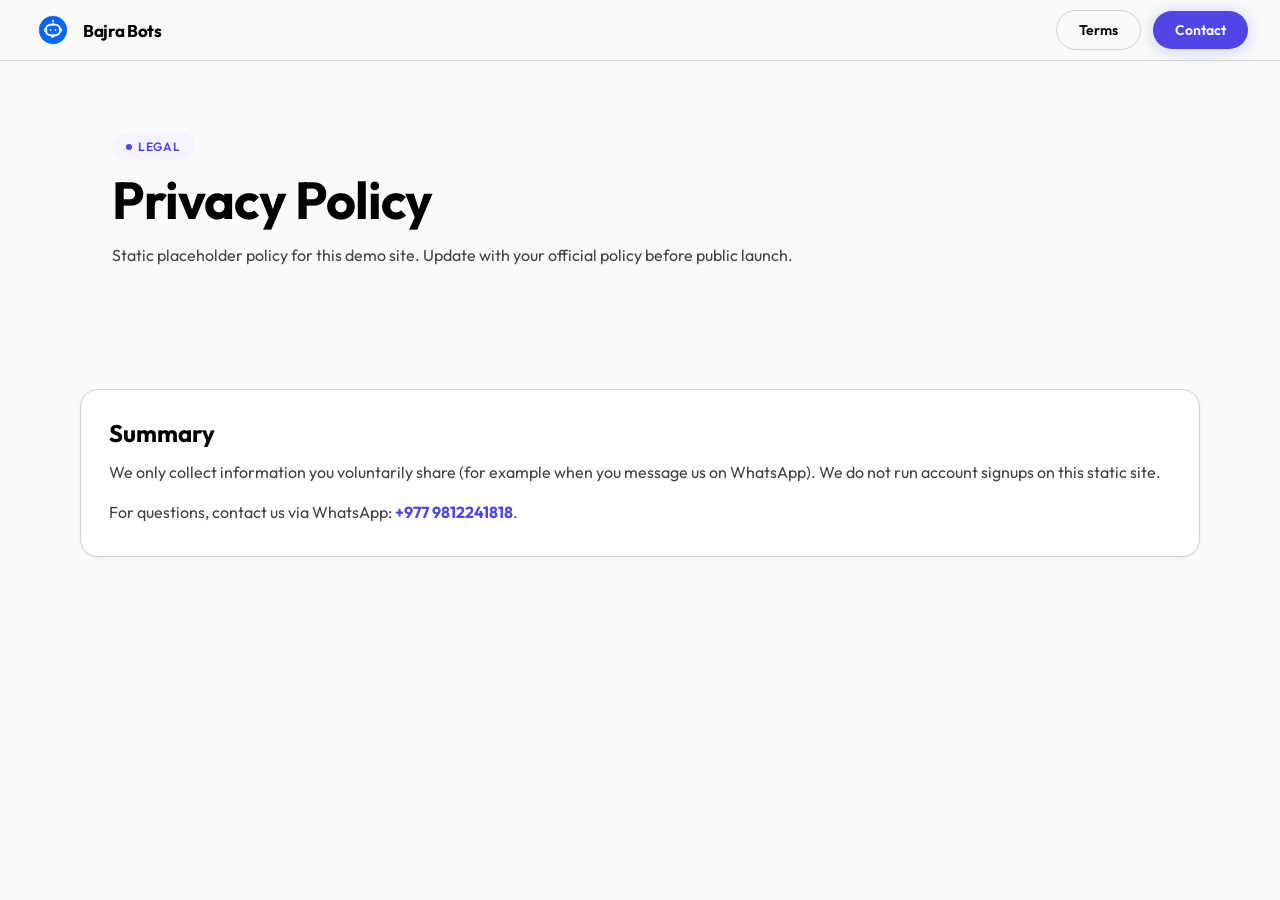
<file: privacy.html>
<!DOCTYPE html>
<html lang="en">
<head>
  <meta charset="UTF-8" />
  <meta name="viewport" content="width=device-width, initial-scale=1.0" />
  <title>Privacy Policy — Bajra Bots</title>
  <link rel="preconnect" href="https://fonts.googleapis.com" />
  <link rel="preconnect" href="https://fonts.gstatic.com" crossorigin />
  <link href="https://fonts.googleapis.com/css2?family=Outfit:wght@300;400;500;600;700&display=swap" rel="stylesheet" />
  <link rel="stylesheet" href="site.css" />
  <style>
    .legal h2 { font-family: var(--font-display); margin: 0 0 10px; }
    .legal p { color: var(--text-secondary); line-height: 1.85; margin-top: 10px; }
  </style>
</head>
<body>
  <nav id="navbar">
    <div class="container nav-inner">
      <a href="index.html" class="nav-logo">
        <div class="nav-logo-icon"><img src="logo.png" alt="Bajra Bots Logo"></div>
        Bajra Bots
      </a>
      <div class="nav-right">
        <div class="nav-actions">
          <a href="terms.html" class="btn btn-ghost">Terms</a>
          <a href="contact.html" class="btn btn-primary">Contact</a>
        </div>
      </div>
    </div>
  </nav>

  <header class="page-hero">
    <div class="container">
      <span class="badge">Legal</span>
      <h1 style="margin-top:12px;">Privacy Policy</h1>
      <p>Static placeholder policy for this demo site. Update with your official policy before public launch.</p>
    </div>
  </header>

  <section>
    <div class="container legal page-card">
      <h2>Summary</h2>
      <p>We only collect information you voluntarily share (for example when you message us on WhatsApp). We do not run account signups on this static site.</p>
      <p>For questions, contact us via WhatsApp: <a href="contact.html" style="color:var(--accent); font-weight:700;">+977 9812241818</a>.</p>
    </div>
  </section>
</body>
</html>
</file>
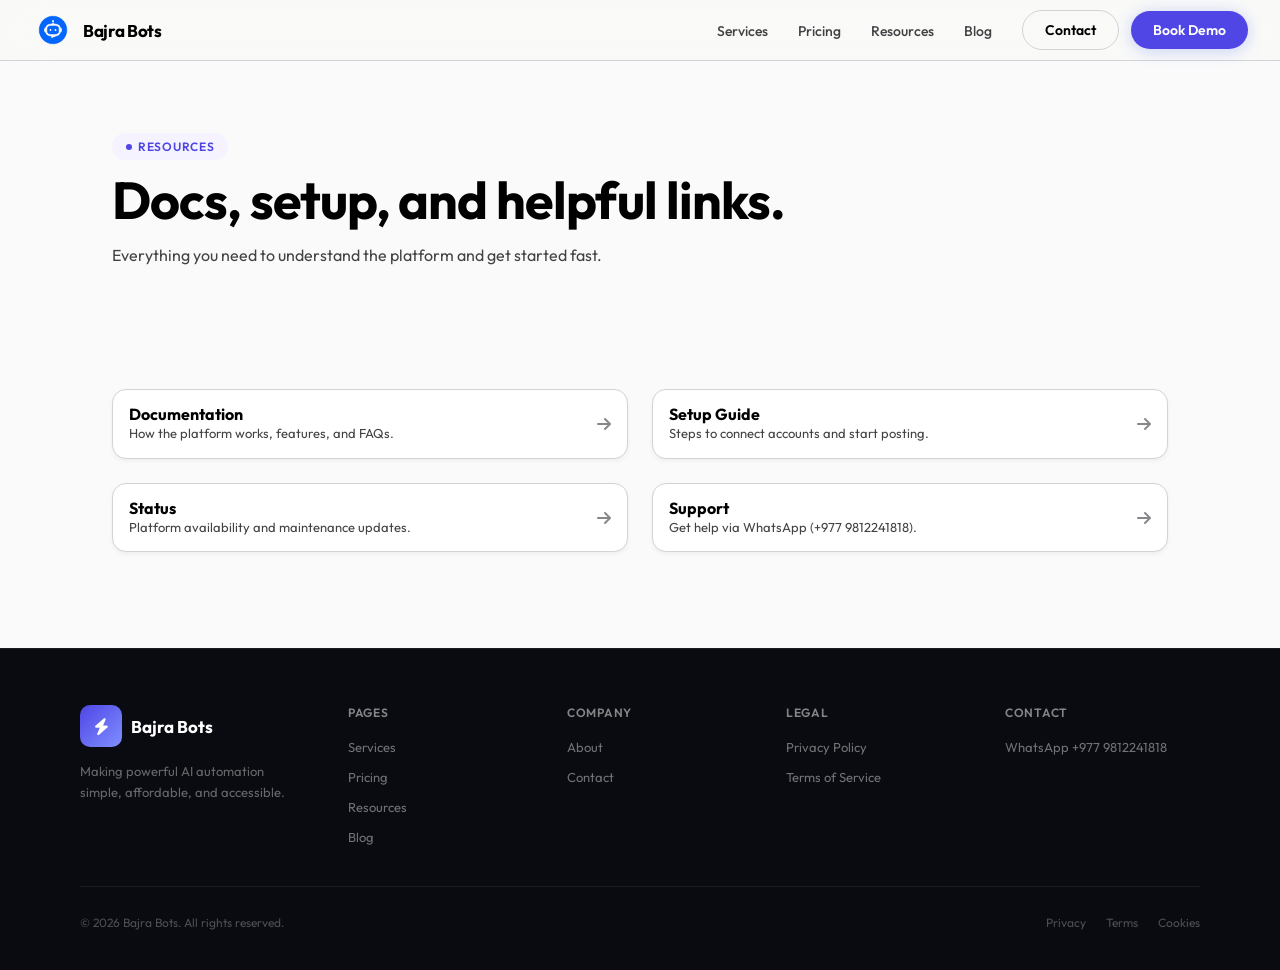
<file: resources.html>
<!DOCTYPE html>
<html lang="en">
<head>
  <meta charset="UTF-8" />
  <meta name="viewport" content="width=device-width, initial-scale=1.0" />
  <title>Resources — Bajra Bots</title>
  <link rel="preconnect" href="https://fonts.googleapis.com" />
  <link rel="preconnect" href="https://fonts.gstatic.com" crossorigin />
  <link href="https://fonts.googleapis.com/css2?family=Outfit:wght@300;400;500;600;700&display=swap" rel="stylesheet" />
  <link rel="stylesheet" href="https://cdnjs.cloudflare.com/ajax/libs/font-awesome/6.5.1/css/all.min.css" />
  <link rel="stylesheet" href="site.css" />
  <style>
    .link { display:flex; align-items:center; justify-content:space-between; gap: 12px; padding: 14px 16px; border-radius: 14px; border: 1px solid var(--border); background: var(--bg-card); box-shadow: var(--shadow-sm); }
    .link:hover { border-color: rgba(79,70,229,.35); }
    .link .meta { color: var(--text-secondary); font-size: 13px; line-height: 1.5; }
  </style>
</head>
<body>
  <nav id="navbar">
    <div class="container nav-inner">
      <a href="index.html" class="nav-logo">
        <div class="nav-logo-icon"><img src="logo.png" alt="Bajra Bots Logo"></div>
        Bajra Bots
      </a>
      <div class="nav-right">
        <ul class="nav-links">
          <li><a href="services.html">Services</a></li>
          <li><a href="pricing.html">Pricing</a></li>
          <li><a href="resources.html">Resources</a></li>
          <li><a href="blog.html">Blog</a></li>
        </ul>
        <div class="nav-actions">
          <a href="contact.html" class="btn btn-ghost">Contact</a>
          <a href="https://wa.me/9779812241818?text=Hi%20Bajra%20Bots%2C%20I%27d%20like%20to%20book%20a%20demo." class="btn btn-primary">Book Demo</a>
        </div>
      </div>
    </div>
  </nav>

  <header class="page-hero">
    <div class="container">
      <span class="badge">Resources</span>
      <h1 style="margin-top:12px;">Docs, setup, and helpful links.</h1>
      <p>Everything you need to understand the platform and get started fast.</p>
    </div>
  </header>

  <section>
    <div class="container grid-2">
      <a class="link" href="documentation.html">
        <div>
          <div style="font-weight:700;">Documentation</div>
          <div class="meta">How the platform works, features, and FAQs.</div>
        </div>
        <i class="fa-solid fa-arrow-right" style="color: var(--text-muted);"></i>
      </a>
      <a class="link" href="setup-guide.html">
        <div>
          <div style="font-weight:700;">Setup Guide</div>
          <div class="meta">Steps to connect accounts and start posting.</div>
        </div>
        <i class="fa-solid fa-arrow-right" style="color: var(--text-muted);"></i>
      </a>
      <a class="link" href="status.html">
        <div>
          <div style="font-weight:700;">Status</div>
          <div class="meta">Platform availability and maintenance updates.</div>
        </div>
        <i class="fa-solid fa-arrow-right" style="color: var(--text-muted);"></i>
      </a>
      <a class="link" href="contact.html">
        <div>
          <div style="font-weight:700;">Support</div>
          <div class="meta">Get help via WhatsApp (+977 9812241818).</div>
        </div>
        <i class="fa-solid fa-arrow-right" style="color: var(--text-muted);"></i>
      </a>
    </div>
  </section>

  <footer id="footer">
    <div class="footer-inner">
      <div class="footer-top">
        <div class="footer-brand">
          <div class="footer-logo">
            <div class="nav-logo-icon" style="background: linear-gradient(135deg, var(--accent) 0%, #7f8fff 100%);">
              <i class="fa-solid fa-bolt" style="color:#fff;"></i>
            </div>
            Bajra Bots
          </div>
          <p class="footer-tagline">Making powerful AI automation simple, affordable, and accessible.</p>
        </div>
        <div class="footer-cols">
          <div class="footer-col">
            <h5>Pages</h5>
            <ul>
              <li><a href="services.html">Services</a></li>
              <li><a href="pricing.html">Pricing</a></li>
              <li><a href="resources.html">Resources</a></li>
              <li><a href="blog.html">Blog</a></li>
            </ul>
          </div>
          <div class="footer-col">
            <h5>Company</h5>
            <ul>
              <li><a href="about.html">About</a></li>
              <li><a href="contact.html">Contact</a></li>
            </ul>
          </div>
          <div class="footer-col">
            <h5>Legal</h5>
            <ul>
              <li><a href="privacy.html">Privacy Policy</a></li>
              <li><a href="terms.html">Terms of Service</a></li>
            </ul>
          </div>
          <div class="footer-col">
            <h5>Contact</h5>
            <ul>
              <li><a href="contact.html">WhatsApp +977 9812241818</a></li>
            </ul>
          </div>
        </div>
      </div>
      <div class="footer-bottom">
        <p class="footer-copy">© 2026 Bajra Bots. All rights reserved.</p>
        <div class="footer-legal">
          <a href="privacy.html">Privacy</a>
          <a href="terms.html">Terms</a>
          <a href="cookies.html">Cookies</a>
        </div>
      </div>
    </div>
  </footer>
</body>
</html>
</file>
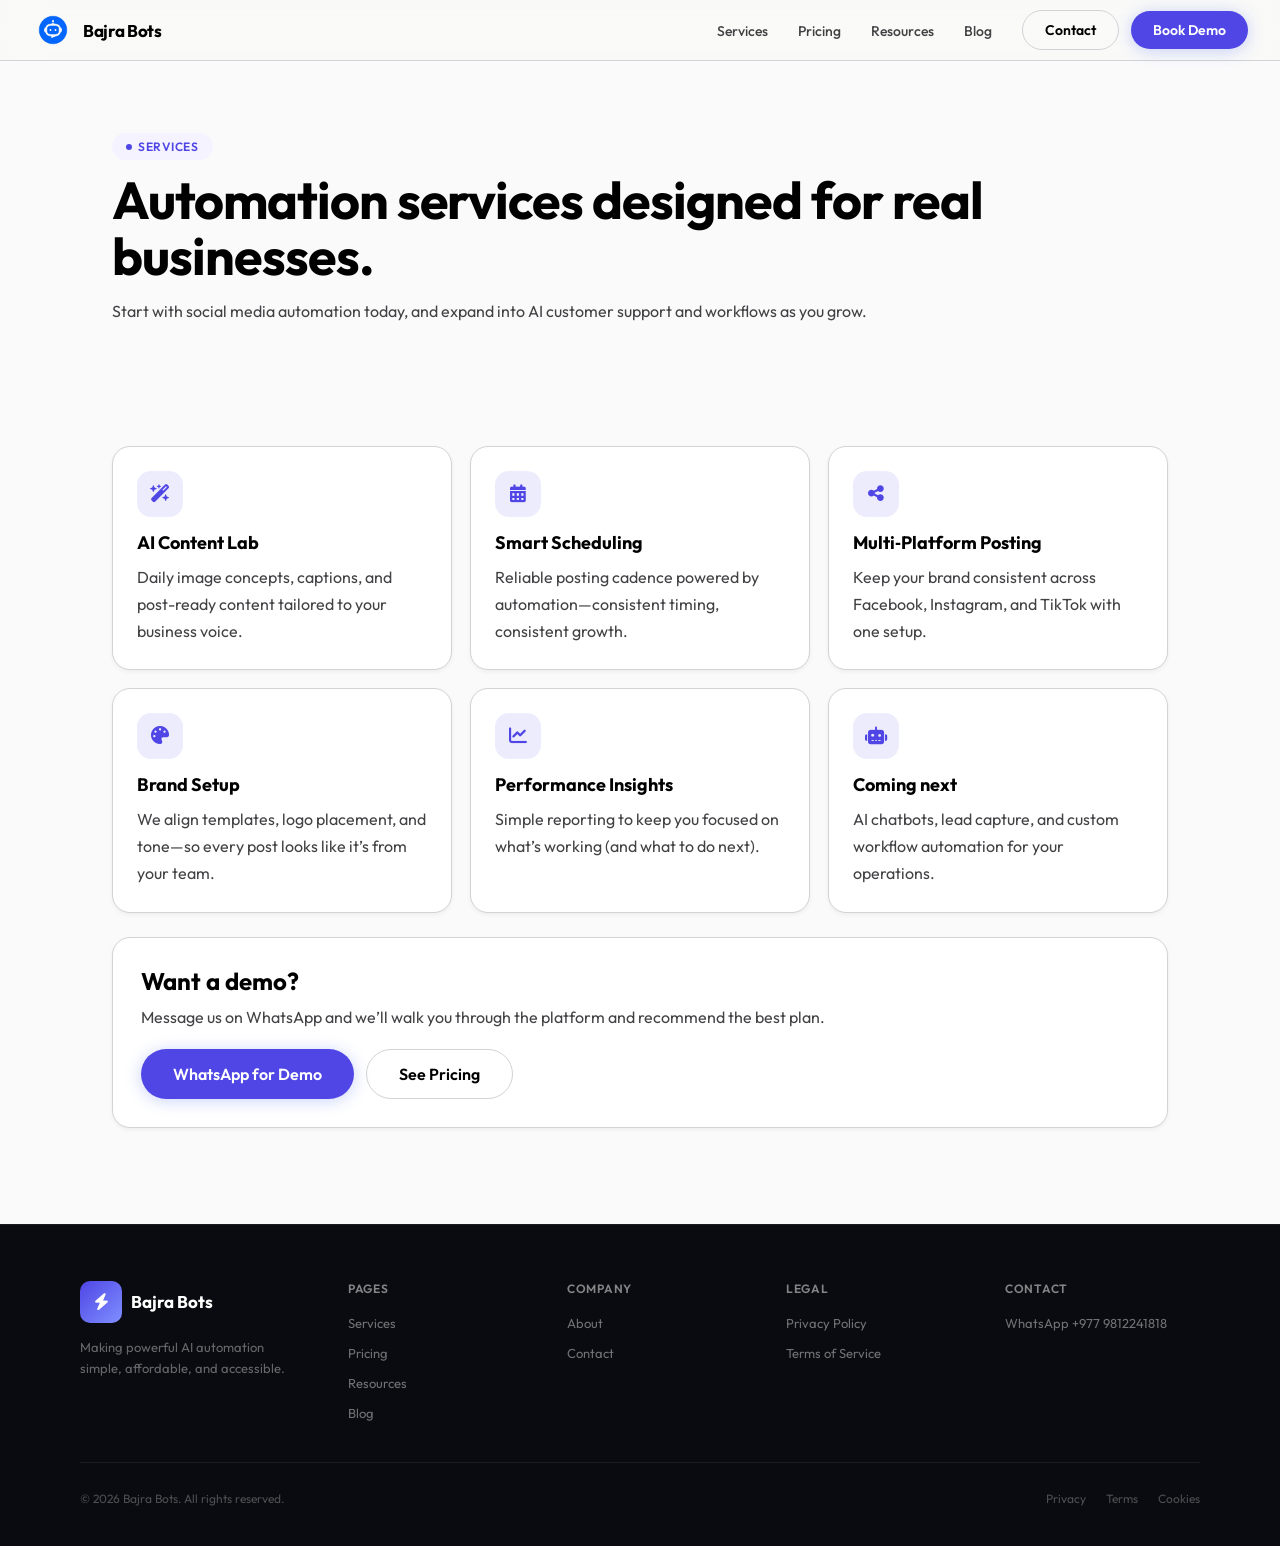
<file: services.html>
<!DOCTYPE html>
<html lang="en">
<head>
  <meta charset="UTF-8" />
  <meta name="viewport" content="width=device-width, initial-scale=1.0" />
  <title>Services — Bajra Bots</title>
  <link rel="preconnect" href="https://fonts.googleapis.com" />
  <link rel="preconnect" href="https://fonts.gstatic.com" crossorigin />
  <link href="https://fonts.googleapis.com/css2?family=Outfit:wght@300;400;500;600;700&display=swap" rel="stylesheet" />
  <link rel="stylesheet" href="https://cdnjs.cloudflare.com/ajax/libs/font-awesome/6.5.1/css/all.min.css" />
  <link rel="stylesheet" href="site.css" />
  <style>
    .svc { background: var(--bg-card); border: 1px solid var(--border); border-radius: var(--radius-md); padding: 24px; box-shadow: var(--shadow-sm); }
    .svc h3 { font-family: var(--font-display); font-size: 18px; margin-bottom: 10px; }
    .svc p { color: var(--text-secondary); line-height: 1.7; }
    .svc .ico { width: 46px; height: 46px; border-radius: 14px; display:flex; align-items:center; justify-content:center; background: rgba(79,70,229,.10); color: var(--accent); margin-bottom: 14px; font-size: 18px; }
    .cta { margin-top: 18px; display:flex; gap: 12px; flex-wrap: wrap; }
  </style>
</head>
<body>
  <nav id="navbar">
    <div class="container nav-inner">
      <a href="index.html" class="nav-logo">
        <div class="nav-logo-icon"><img src="logo.png" alt="Bajra Bots Logo"></div>
        Bajra Bots
      </a>
      <div class="nav-right">
        <ul class="nav-links">
          <li><a href="services.html">Services</a></li>
          <li><a href="pricing.html">Pricing</a></li>
          <li><a href="resources.html">Resources</a></li>
          <li><a href="blog.html">Blog</a></li>
        </ul>
        <div class="nav-actions">
          <a href="contact.html" class="btn btn-ghost">Contact</a>
          <a href="https://wa.me/9779812241818?text=Hi%20Bajra%20Bots%2C%20I%27d%20like%20to%20book%20a%20demo." class="btn btn-primary">Book Demo</a>
        </div>
      </div>
    </div>
  </nav>

  <header class="page-hero">
    <div class="container">
      <span class="badge">Services</span>
      <h1 style="margin-top:12px;">Automation services designed for real businesses.</h1>
      <p>Start with social media automation today, and expand into AI customer support and workflows as you grow.</p>
    </div>
  </header>

  <section>
    <div class="container grid-3">
      <div class="svc" id="content-lab">
        <div class="ico"><i class="fa-solid fa-wand-magic-sparkles"></i></div>
        <h3>AI Content Lab</h3>
        <p>Daily image concepts, captions, and post-ready content tailored to your business voice.</p>
      </div>
      <div class="svc" id="scheduling">
        <div class="ico"><i class="fa-solid fa-calendar-days"></i></div>
        <h3>Smart Scheduling</h3>
        <p>Reliable posting cadence powered by automation—consistent timing, consistent growth.</p>
      </div>
      <div class="svc" id="multi-platform">
        <div class="ico"><i class="fa-solid fa-share-nodes"></i></div>
        <h3>Multi‑Platform Posting</h3>
        <p>Keep your brand consistent across Facebook, Instagram, and TikTok with one setup.</p>
      </div>
      <div class="svc" id="branding">
        <div class="ico"><i class="fa-solid fa-palette"></i></div>
        <h3>Brand Setup</h3>
        <p>We align templates, logo placement, and tone—so every post looks like it’s from your team.</p>
      </div>
      <div class="svc" id="analytics">
        <div class="ico"><i class="fa-solid fa-chart-line"></i></div>
        <h3>Performance Insights</h3>
        <p>Simple reporting to keep you focused on what’s working (and what to do next).</p>
      </div>
      <div class="svc" id="roadmap">
        <div class="ico"><i class="fa-solid fa-robot"></i></div>
        <h3>Coming next</h3>
        <p>AI chatbots, lead capture, and custom workflow automation for your operations.</p>
      </div>
    </div>

    <div class="container">
      <div class="page-card" style="margin-top:24px;">
        <h2 style="font-family: var(--font-display); margin-bottom:8px;">Want a demo?</h2>
        <p style="color: var(--text-secondary); line-height:1.7;">Message us on WhatsApp and we’ll walk you through the platform and recommend the best plan.</p>
        <div class="cta">
          <a class="btn btn-primary btn-lg" href="https://wa.me/9779812241818?text=Hi%20Bajra%20Bots%2C%20can%20you%20show%20me%20a%20demo%20of%20the%20social%20media%20automation%3F">WhatsApp for Demo</a>
          <a class="btn btn-ghost btn-lg" href="pricing.html">See Pricing</a>
        </div>
      </div>
    </div>
  </section>

  <footer id="footer">
    <div class="footer-inner">
      <div class="footer-top">
        <div class="footer-brand">
          <div class="footer-logo">
            <div class="nav-logo-icon" style="background: linear-gradient(135deg, var(--accent) 0%, #7f8fff 100%);">
              <i class="fa-solid fa-bolt" style="color:#fff;"></i>
            </div>
            Bajra Bots
          </div>
          <p class="footer-tagline">Making powerful AI automation simple, affordable, and accessible.</p>
        </div>
        <div class="footer-cols">
          <div class="footer-col">
            <h5>Pages</h5>
            <ul>
              <li><a href="services.html">Services</a></li>
              <li><a href="pricing.html">Pricing</a></li>
              <li><a href="resources.html">Resources</a></li>
              <li><a href="blog.html">Blog</a></li>
            </ul>
          </div>
          <div class="footer-col">
            <h5>Company</h5>
            <ul>
              <li><a href="about.html">About</a></li>
              <li><a href="contact.html">Contact</a></li>
            </ul>
          </div>
          <div class="footer-col">
            <h5>Legal</h5>
            <ul>
              <li><a href="privacy.html">Privacy Policy</a></li>
              <li><a href="terms.html">Terms of Service</a></li>
            </ul>
          </div>
          <div class="footer-col">
            <h5>Contact</h5>
            <ul>
              <li><a href="contact.html">WhatsApp +977 9812241818</a></li>
            </ul>
          </div>
        </div>
      </div>
      <div class="footer-bottom">
        <p class="footer-copy">© 2026 Bajra Bots. All rights reserved.</p>
        <div class="footer-legal">
          <a href="privacy.html">Privacy</a>
          <a href="terms.html">Terms</a>
          <a href="cookies.html">Cookies</a>
        </div>
      </div>
    </div>
  </footer>
</body>
</html>
</file>
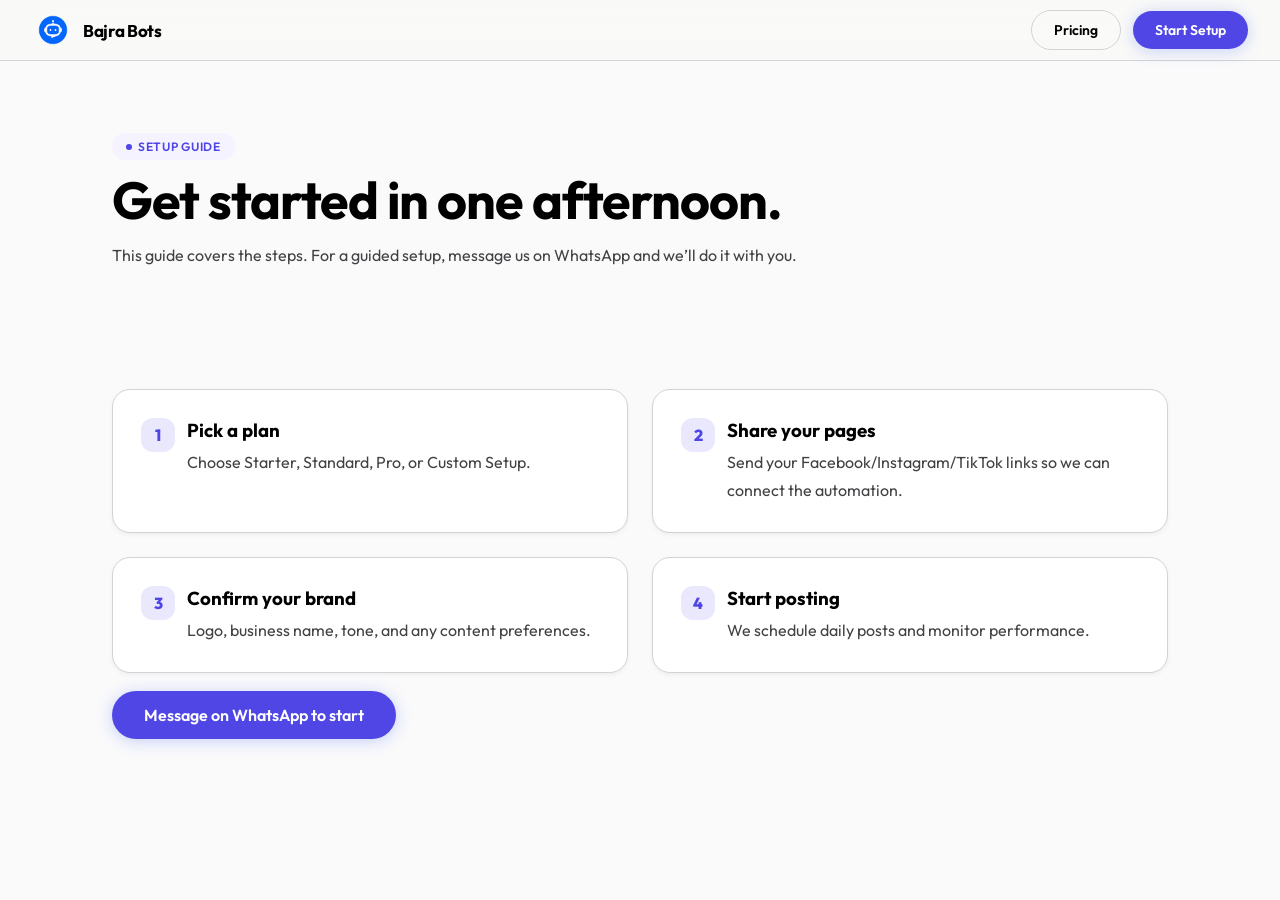
<file: setup-guide.html>
<!DOCTYPE html>
<html lang="en">
<head>
  <meta charset="UTF-8" />
  <meta name="viewport" content="width=device-width, initial-scale=1.0" />
  <title>Setup Guide — Bajra Bots</title>
  <link rel="preconnect" href="https://fonts.googleapis.com" />
  <link rel="preconnect" href="https://fonts.gstatic.com" crossorigin />
  <link href="https://fonts.googleapis.com/css2?family=Outfit:wght@300;400;500;600;700&display=swap" rel="stylesheet" />
  <link rel="stylesheet" href="https://cdnjs.cloudflare.com/ajax/libs/font-awesome/6.5.1/css/all.min.css" />
  <link rel="stylesheet" href="site.css" />
  <style>
    .step { display:flex; gap: 12px; align-items:flex-start; }
    .n { width: 34px; height: 34px; border-radius: 12px; background: rgba(79,70,229,.12); color: var(--accent); display:flex; align-items:center; justify-content:center; font-weight: 800; flex-shrink:0; }
    .step p { color: var(--text-secondary); line-height: 1.75; }
  </style>
</head>
<body>
  <nav id="navbar">
    <div class="container nav-inner">
      <a href="index.html" class="nav-logo">
        <div class="nav-logo-icon"><img src="logo.png" alt="Bajra Bots Logo"></div>
        Bajra Bots
      </a>
      <div class="nav-right">
        <div class="nav-actions">
          <a href="pricing.html" class="btn btn-ghost">Pricing</a>
          <a href="https://wa.me/9779812241818?text=Hi%20Bajra%20Bots%2C%20I%27m%20ready%20to%20set%20up%20my%20account." class="btn btn-primary">Start Setup</a>
        </div>
      </div>
    </div>
  </nav>

  <header class="page-hero">
    <div class="container">
      <span class="badge">Setup Guide</span>
      <h1 style="margin-top:12px;">Get started in one afternoon.</h1>
      <p>This guide covers the steps. For a guided setup, message us on WhatsApp and we’ll do it with you.</p>
    </div>
  </header>

  <section>
    <div class="container grid-2">
      <div class="page-card">
        <div class="step"><div class="n">1</div><div><h3 style="font-family:var(--font-display); margin-bottom:6px;">Pick a plan</h3><p>Choose Starter, Standard, Pro, or Custom Setup.</p></div></div>
      </div>
      <div class="page-card">
        <div class="step"><div class="n">2</div><div><h3 style="font-family:var(--font-display); margin-bottom:6px;">Share your pages</h3><p>Send your Facebook/Instagram/TikTok links so we can connect the automation.</p></div></div>
      </div>
      <div class="page-card">
        <div class="step"><div class="n">3</div><div><h3 style="font-family:var(--font-display); margin-bottom:6px;">Confirm your brand</h3><p>Logo, business name, tone, and any content preferences.</p></div></div>
      </div>
      <div class="page-card">
        <div class="step"><div class="n">4</div><div><h3 style="font-family:var(--font-display); margin-bottom:6px;">Start posting</h3><p>We schedule daily posts and monitor performance.</p></div></div>
      </div>
    </div>
    <div class="container" style="margin-top:18px;">
      <a class="btn btn-primary btn-lg" href="https://wa.me/9779812241818?text=Hi%20Bajra%20Bots%2C%20I%27m%20ready%20to%20set%20up%20my%20account.">Message on WhatsApp to start</a>
    </div>
  </section>
</body>
</html>
</file>
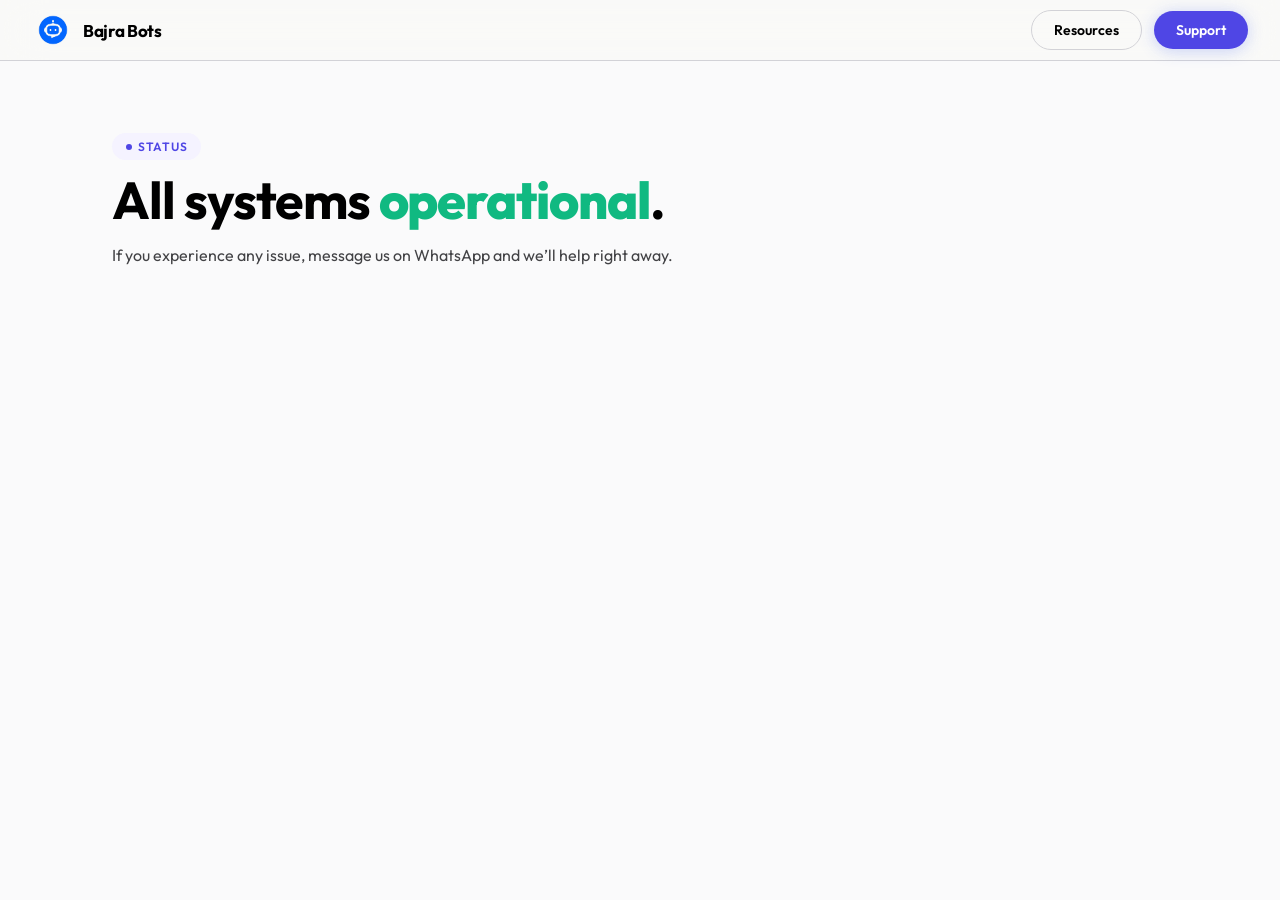
<file: status.html>
<!DOCTYPE html>
<html lang="en">
<head>
  <meta charset="UTF-8" />
  <meta name="viewport" content="width=device-width, initial-scale=1.0" />
  <title>Status — Bajra Bots</title>
  <link rel="preconnect" href="https://fonts.googleapis.com" />
  <link rel="preconnect" href="https://fonts.gstatic.com" crossorigin />
  <link href="https://fonts.googleapis.com/css2?family=Outfit:wght@300;400;500;600;700&display=swap" rel="stylesheet" />
  <link rel="stylesheet" href="site.css" />
  <style>
    .ok { color:#10b981; font-weight:800; }
  </style>
</head>
<body>
  <nav id="navbar">
    <div class="container nav-inner">
      <a href="index.html" class="nav-logo">
        <div class="nav-logo-icon"><img src="logo.png" alt="Bajra Bots Logo"></div>
        Bajra Bots
      </a>
      <div class="nav-right">
        <div class="nav-actions">
          <a href="resources.html" class="btn btn-ghost">Resources</a>
          <a href="contact.html" class="btn btn-primary">Support</a>
        </div>
      </div>
    </div>
  </nav>

  <header class="page-hero">
    <div class="container">
      <span class="badge">Status</span>
      <h1 style="margin-top:12px;">All systems <span class="ok">operational</span>.</h1>
      <p>If you experience any issue, message us on WhatsApp and we’ll help right away.</p>
    </div>
  </header>
</body>
</html>
</file>
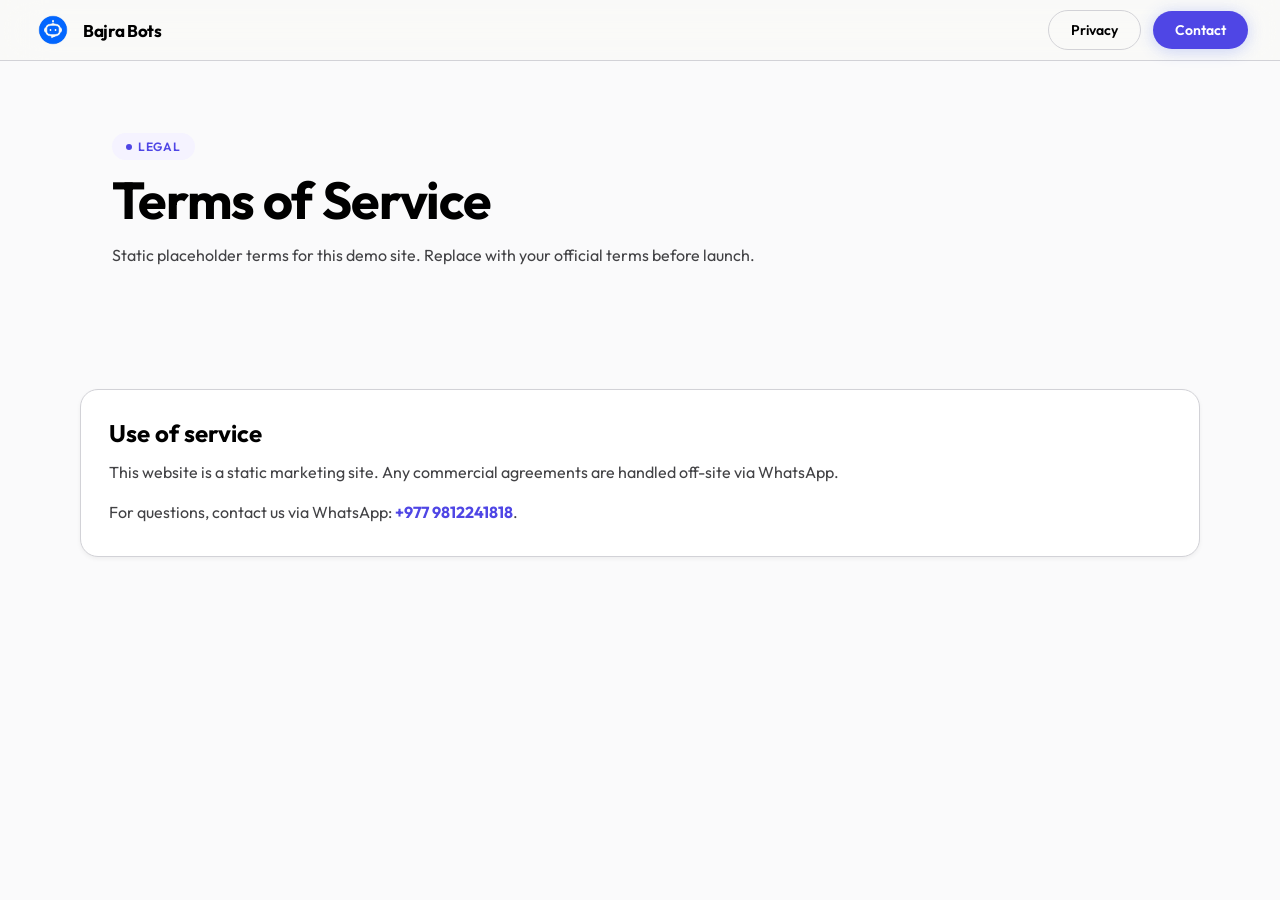
<file: terms.html>
<!DOCTYPE html>
<html lang="en">
<head>
  <meta charset="UTF-8" />
  <meta name="viewport" content="width=device-width, initial-scale=1.0" />
  <title>Terms of Service — Bajra Bots</title>
  <link rel="preconnect" href="https://fonts.googleapis.com" />
  <link rel="preconnect" href="https://fonts.gstatic.com" crossorigin />
  <link href="https://fonts.googleapis.com/css2?family=Outfit:wght@300;400;500;600;700&display=swap" rel="stylesheet" />
  <link rel="stylesheet" href="site.css" />
  <style>
    .legal h2 { font-family: var(--font-display); margin: 0 0 10px; }
    .legal p { color: var(--text-secondary); line-height: 1.85; margin-top: 10px; }
  </style>
</head>
<body>
  <nav id="navbar">
    <div class="container nav-inner">
      <a href="index.html" class="nav-logo">
        <div class="nav-logo-icon"><img src="logo.png" alt="Bajra Bots Logo"></div>
        Bajra Bots
      </a>
      <div class="nav-right">
        <div class="nav-actions">
          <a href="privacy.html" class="btn btn-ghost">Privacy</a>
          <a href="contact.html" class="btn btn-primary">Contact</a>
        </div>
      </div>
    </div>
  </nav>

  <header class="page-hero">
    <div class="container">
      <span class="badge">Legal</span>
      <h1 style="margin-top:12px;">Terms of Service</h1>
      <p>Static placeholder terms for this demo site. Replace with your official terms before launch.</p>
    </div>
  </header>

  <section>
    <div class="container legal page-card">
      <h2>Use of service</h2>
      <p>This website is a static marketing site. Any commercial agreements are handled off-site via WhatsApp.</p>
      <p>For questions, contact us via WhatsApp: <a href="contact.html" style="color:var(--accent); font-weight:700;">+977 9812241818</a>.</p>
    </div>
  </section>
</body>
</html>
</file>
<file: site.css>
/* Shared styling for subpages (does NOT affect index.html). */

:root {
  --accent: #4f46e5;
  --accent-light: #6366f1;
  --accent-soft: #f5f3ff;
  --accent-gold: #f59e0b;
  --radius-sm: 8px;
  --radius-md: 18px;
  --radius-lg: 32px;
  --radius-pill: 99px;
  --transition: 0.4s cubic-bezier(0.25, 1, 0.5, 1);
  --font-display: 'Outfit', sans-serif;
  --font-body: 'Outfit', sans-serif;

  --bg: #fafafb;
  --bg-card: #ffffff;
  --bg-dark: #0a0b10;
  --bg-glass: rgba(249, 249, 247, 0.82);
  --text-primary: #000000;
  --text-secondary: #424245;
  --text-muted: #86868b;
  --border: #d2d2d7;
  --shadow-sm: 0 2px 4px rgba(0, 0, 0, 0.05);
  --shadow-md: 0 8px 16px rgba(0, 0, 0, 0.08);
  --shadow-lg: 0 24px 48px rgba(0, 0, 0, 0.12);
}

*,
*::before,
*::after { box-sizing: border-box; margin: 0; padding: 0; }

html { scroll-behavior: smooth; font-size: 16px; }

body {
  font-family: var(--font-body);
  background: var(--bg);
  color: var(--text-primary);
  -webkit-font-smoothing: antialiased;
  overflow-x: hidden;
}

a { color: inherit; text-decoration: none; }
img { display: block; max-width: 100%; }

.container { width: 100%; max-width: 1120px; margin: 0 auto; padding: 0 32px; }

.badge {
  display: inline-flex;
  align-items: center;
  gap: 6px;
  background: var(--accent-soft);
  color: var(--accent);
  font-size: 12px;
  font-weight: 600;
  letter-spacing: 0.06em;
  text-transform: uppercase;
  padding: 6px 14px;
  border-radius: var(--radius-pill);
}
.badge::before {
  content: '';
  width: 6px;
  height: 6px;
  background: var(--accent);
  border-radius: 50%;
  display: block;
}

nav {
  position: sticky;
  top: 0;
  z-index: 100;
  background: rgba(249, 249, 247, 0.82);
  backdrop-filter: blur(20px) saturate(1.4);
  -webkit-backdrop-filter: blur(20px) saturate(1.4);
  border-bottom: 1px solid var(--border);
}
nav.scrolled { box-shadow: var(--shadow-sm); }

nav .container.nav-inner { max-width: none; width: 100%; padding-left: 32px; padding-right: 32px; }

.nav-inner { display: flex; align-items: center; justify-content: space-between; height: 60px; gap: 18px; }
.nav-logo { display: flex; align-items: center; gap: 9px; font-size: 17px; font-weight: 700; letter-spacing: -0.02em; }
.nav-logo-icon { width: 42px; height: 42px; border-radius: 10px; overflow: hidden; display: flex; align-items: center; justify-content: center; }
.nav-logo-icon img { width: 42px; height: 42px; object-fit: contain; }
.nav-right { display: flex; align-items: center; justify-content: flex-end; gap: 16px; flex: 1; min-width: 0; }
.nav-links { display: flex; align-items: center; gap: 2px; list-style: none; }
.nav-links a { padding: 7px 14px; border-radius: var(--radius-sm); font-size: 14px; font-weight: 500; color: var(--text-secondary); transition: color var(--transition), background var(--transition); }
.nav-links a:hover { color: var(--text-primary); background: rgba(0, 0, 0, 0.04); }
.nav-actions { display: flex; align-items: center; gap: 12px; }

.btn {
  display: inline-flex;
  align-items: center;
  justify-content: center;
  gap: 7px;
  font-family: var(--font-body);
  font-size: 14px;
  font-weight: 600;
  padding: 10px 22px;
  border-radius: var(--radius-pill);
  cursor: pointer;
  border: none;
  transition: all var(--transition);
  white-space: nowrap;
}
.btn-primary { background: var(--accent); color: #fff; box-shadow: 0 2px 16px rgba(64, 96, 240, 0.28); }
.btn-primary:hover { background: var(--accent-light); transform: translateY(-1px); box-shadow: 0 6px 24px rgba(64, 96, 240, 0.38); }
.btn-ghost { background: transparent; color: var(--text-primary); border: 1.5px solid var(--border); }
.btn-ghost:hover { border-color: var(--text-muted); background: rgba(0, 0, 0, 0.03); }
.btn-lg { font-size: 16px; padding: 14px 32px; }

section { padding: 96px 0; }

.page-hero { padding: 72px 0 24px; }
.page-hero h1 {
  font-family: var(--font-display);
  font-size: clamp(34px, 5vw, 52px);
  letter-spacing: -0.02em;
  line-height: 1.08;
  margin: 0 0 14px;
}
.page-hero p { color: var(--text-secondary); max-width: 760px; line-height: 1.7; }
.page-card {
  background: var(--bg-card);
  border: 1px solid var(--border);
  border-radius: var(--radius-md);
  padding: 28px;
  box-shadow: var(--shadow-sm);
}
.grid-2 { display: grid; grid-template-columns: 1fr 1fr; gap: 24px; }
.grid-3 { display: grid; grid-template-columns: repeat(3, 1fr); gap: 18px; }

footer {
  background: var(--bg-dark);
  border-top: 1px solid rgba(255, 255, 255, 0.07);
  padding: 56px 32px 40px;
}
.footer-inner { max-width: 1120px; margin: 0 auto; }
.footer-top { display: grid; grid-template-columns: 220px 1fr; gap: 48px; padding-bottom: 40px; border-bottom: 1px solid rgba(255, 255, 255, 0.07); margin-bottom: 28px; }
.footer-logo { display: flex; align-items: center; gap: 9px; font-size: 17px; font-weight: 700; color: #fff; margin-bottom: 14px; }
.footer-tagline { font-size: 13px; color: rgba(255, 255, 255, 0.38); line-height: 1.6; }
.footer-cols { display: grid; grid-template-columns: repeat(4, 1fr); gap: 24px; }
.footer-col h5 { font-size: 12px; font-weight: 600; color: rgba(255, 255, 255, 0.5); letter-spacing: 0.06em; text-transform: uppercase; margin-bottom: 16px; }
.footer-col ul { list-style: none; display: flex; flex-direction: column; gap: 10px; }
.footer-col a { font-size: 13px; color: rgba(255, 255, 255, 0.42); transition: color var(--transition); }
.footer-col a:hover { color: rgba(255, 255, 255, 0.85); }
.footer-bottom { display: flex; align-items: center; justify-content: space-between; flex-wrap: wrap; gap: 16px; }
.footer-copy { font-size: 12px; color: rgba(255, 255, 255, 0.28); }
.footer-legal { display: flex; gap: 20px; }
.footer-legal a { font-size: 12px; color: rgba(255, 255, 255, 0.28); transition: color var(--transition); }
.footer-legal a:hover { color: rgba(255, 255, 255, 0.6); }

@media (max-width: 900px) {
  .nav-links { display: none; }
  section { padding: 72px 0; }
  .grid-2, .grid-3 { grid-template-columns: 1fr; }
  .footer-top { grid-template-columns: 1fr; gap: 28px; }
  .footer-cols { grid-template-columns: 1fr 1fr; }
}

@media (max-width: 580px) {
  .container { padding: 0 20px; }
  section { padding: 56px 0; }
  .nav-actions .btn { padding: 10px 16px; }
  .footer-cols { grid-template-columns: 1fr 1fr; }
}
</file>
<file: styles.css>
*,:after,:before{--tw-border-spacing-x:0;--tw-border-spacing-y:0;--tw-translate-x:0;--tw-translate-y:0;--tw-rotate:0;--tw-skew-x:0;--tw-skew-y:0;--tw-scale-x:1;--tw-scale-y:1;--tw-pan-x: ;--tw-pan-y: ;--tw-pinch-zoom: ;--tw-scroll-snap-strictness:proximity;--tw-gradient-from-position: ;--tw-gradient-via-position: ;--tw-gradient-to-position: ;--tw-ordinal: ;--tw-slashed-zero: ;--tw-numeric-figure: ;--tw-numeric-spacing: ;--tw-numeric-fraction: ;--tw-ring-inset: ;--tw-ring-offset-width:0px;--tw-ring-offset-color:#fff;--tw-ring-color:rgba(59,130,246,.5);--tw-ring-offset-shadow:0 0 #0000;--tw-ring-shadow:0 0 #0000;--tw-shadow:0 0 #0000;--tw-shadow-colored:0 0 #0000;--tw-blur: ;--tw-brightness: ;--tw-contrast: ;--tw-grayscale: ;--tw-hue-rotate: ;--tw-invert: ;--tw-saturate: ;--tw-sepia: ;--tw-drop-shadow: ;--tw-backdrop-blur: ;--tw-backdrop-brightness: ;--tw-backdrop-contrast: ;--tw-backdrop-grayscale: ;--tw-backdrop-hue-rotate: ;--tw-backdrop-invert: ;--tw-backdrop-opacity: ;--tw-backdrop-saturate: ;--tw-backdrop-sepia: ;--tw-contain-size: ;--tw-contain-layout: ;--tw-contain-paint: ;--tw-contain-style: }::backdrop{--tw-border-spacing-x:0;--tw-border-spacing-y:0;--tw-translate-x:0;--tw-translate-y:0;--tw-rotate:0;--tw-skew-x:0;--tw-skew-y:0;--tw-scale-x:1;--tw-scale-y:1;--tw-pan-x: ;--tw-pan-y: ;--tw-pinch-zoom: ;--tw-scroll-snap-strictness:proximity;--tw-gradient-from-position: ;--tw-gradient-via-position: ;--tw-gradient-to-position: ;--tw-ordinal: ;--tw-slashed-zero: ;--tw-numeric-figure: ;--tw-numeric-spacing: ;--tw-numeric-fraction: ;--tw-ring-inset: ;--tw-ring-offset-width:0px;--tw-ring-offset-color:#fff;--tw-ring-color:rgba(59,130,246,.5);--tw-ring-offset-shadow:0 0 #0000;--tw-ring-shadow:0 0 #0000;--tw-shadow:0 0 #0000;--tw-shadow-colored:0 0 #0000;--tw-blur: ;--tw-brightness: ;--tw-contrast: ;--tw-grayscale: ;--tw-hue-rotate: ;--tw-invert: ;--tw-saturate: ;--tw-sepia: ;--tw-drop-shadow: ;--tw-backdrop-blur: ;--tw-backdrop-brightness: ;--tw-backdrop-contrast: ;--tw-backdrop-grayscale: ;--tw-backdrop-hue-rotate: ;--tw-backdrop-invert: ;--tw-backdrop-opacity: ;--tw-backdrop-saturate: ;--tw-backdrop-sepia: ;--tw-contain-size: ;--tw-contain-layout: ;--tw-contain-paint: ;--tw-contain-style: }/*! tailwindcss v3.4.17 | MIT License | https://tailwindcss.com*/*,:after,:before{box-sizing:border-box;border:0 solid #e5e7eb}:after,:before{--tw-content:""}:host,html{line-height:1.5;-webkit-text-size-adjust:100%;-moz-tab-size:4;-o-tab-size:4;tab-size:4;font-family:ui-sans-serif,system-ui,sans-serif,Apple Color Emoji,Segoe UI Emoji,Segoe UI Symbol,Noto Color Emoji;font-feature-settings:normal;font-variation-settings:normal;-webkit-tap-highlight-color:transparent}body{margin:0;line-height:inherit}hr{height:0;color:inherit;border-top-width:1px}abbr:where([title]){-webkit-text-decoration:underline dotted;text-decoration:underline dotted}h1,h2,h3,h4,h5,h6{font-size:inherit;font-weight:inherit}a{color:inherit;text-decoration:inherit}b,strong{font-weight:bolder}code,kbd,pre,samp{font-family:ui-monospace,SFMono-Regular,Menlo,Monaco,Consolas,Liberation Mono,Courier New,monospace;font-feature-settings:normal;font-variation-settings:normal;font-size:1em}small{font-size:80%}sub,sup{font-size:75%;line-height:0;position:relative;vertical-align:baseline}sub{bottom:-.25em}sup{top:-.5em}table{text-indent:0;border-color:inherit;border-collapse:collapse}button,input,optgroup,select,textarea{font-family:inherit;font-feature-settings:inherit;font-variation-settings:inherit;font-size:100%;font-weight:inherit;line-height:inherit;letter-spacing:inherit;color:inherit;margin:0;padding:0}button,select{text-transform:none}button,input:where([type=button]),input:where([type=reset]),input:where([type=submit]){-webkit-appearance:button;background-color:transparent;background-image:none}:-moz-focusring{outline:auto}:-moz-ui-invalid{box-shadow:none}progress{vertical-align:baseline}::-webkit-inner-spin-button,::-webkit-outer-spin-button{height:auto}[type=search]{-webkit-appearance:textfield;outline-offset:-2px}::-webkit-search-decoration{-webkit-appearance:none}::-webkit-file-upload-button{-webkit-appearance:button;font:inherit}summary{display:list-item}blockquote,dd,dl,figure,h1,h2,h3,h4,h5,h6,hr,p,pre{margin:0}fieldset{margin:0}fieldset,legend{padding:0}menu,ol,ul{list-style:none;margin:0;padding:0}dialog{padding:0}textarea{resize:vertical}input::-moz-placeholder,textarea::-moz-placeholder{opacity:1;color:#9ca3af}input::placeholder,textarea::placeholder{opacity:1;color:#9ca3af}[role=button],button{cursor:pointer}:disabled{cursor:default}audio,canvas,embed,iframe,img,object,svg,video{display:block;vertical-align:middle}img,video{max-width:100%;height:auto}[hidden]:where(:not([hidden=until-found])){display:none}.pointer-events-none{pointer-events:none}.visible{visibility:visible}.fixed{position:fixed}.absolute{position:absolute}.relative{position:relative}.sticky{position:sticky}.inset-0{inset:0}.-left-6{left:-1.5rem}.bottom-20{bottom:5rem}.bottom-\[-16\%\]{bottom:-16%}.bottom-\[-35\%\]{bottom:-35%}.left-1\/2{left:50%}.left-\[-10\%\]{left:-10%}.left-\[-18\%\]{left:-18%}.left-\[-8\%\]{left:-8%}.right-0{right:0}.right-\[-12\%\]{right:-12%}.right-\[-18\%\]{right:-18%}.right-\[-5\%\]{right:-5%}.top-0{top:0}.top-12{top:3rem}.top-24{top:6rem}.top-\[-18\%\]{top:-18%}.top-\[-30\%\]{top:-30%}.top-\[10\%\]{top:10%}.top-\[28rem\]{top:28rem}.isolate{isolation:isolate}.-z-10{z-index:-10}.z-40{z-index:40}.mx-auto{margin-left:auto;margin-right:auto}.mb-14{margin-bottom:3.5rem}.mb-4{margin-bottom:1rem}.mb-5{margin-bottom:1.25rem}.mb-6{margin-bottom:1.5rem}.mb-7{margin-bottom:1.75rem}.mb-8{margin-bottom:2rem}.ml-1{margin-left:.25rem}.ml-auto{margin-left:auto}.mt-1{margin-top:.25rem}.mt-10{margin-top:2.5rem}.mt-12{margin-top:3rem}.mt-3{margin-top:.75rem}.mt-4{margin-top:1rem}.mt-5{margin-top:1.25rem}.mt-6{margin-top:1.5rem}.mt-8{margin-top:2rem}.flex{display:flex}.inline-flex{display:inline-flex}.grid{display:grid}.hidden{display:none}.h-12{height:3rem}.h-14{height:3.5rem}.h-2{height:.5rem}.h-24{height:6rem}.h-3\.5{height:.875rem}.h-32{height:8rem}.h-4{height:1rem}.h-48{height:12rem}.h-5{height:1.25rem}.h-6{height:1.5rem}.h-72{height:18rem}.h-80{height:20rem}.h-\[26rem\]{height:26rem}.h-\[28rem\]{height:28rem}.h-\[30rem\]{height:30rem}.h-\[32rem\]{height:32rem}.h-\[34rem\]{height:34rem}.h-full{height:100%}.min-h-\[92vh\]{min-height:92vh}.min-h-screen{min-height:100vh}.w-12{width:3rem}.w-14{width:3.5rem}.w-2{width:.5rem}.w-24{width:6rem}.w-3\.5{width:.875rem}.w-32{width:8rem}.w-4{width:1rem}.w-48{width:12rem}.w-5{width:1.25rem}.w-6{width:1.5rem}.w-72{width:18rem}.w-80{width:20rem}.w-\[26rem\]{width:26rem}.w-\[28rem\]{width:28rem}.w-\[30rem\]{width:30rem}.w-\[32rem\]{width:32rem}.w-\[34rem\]{width:34rem}.w-full{width:100%}.max-w-2xl{max-width:42rem}.max-w-3xl{max-width:48rem}.max-w-5xl{max-width:64rem}.max-w-6xl{max-width:72rem}.max-w-7xl{max-width:80rem}.max-w-\[520px\]{max-width:520px}.max-w-md{max-width:28rem}.max-w-xl{max-width:36rem}.-translate-x-1\/2{--tw-translate-x:-50%;transform:translate(var(--tw-translate-x),var(--tw-translate-y)) rotate(var(--tw-rotate)) skewX(var(--tw-skew-x)) skewY(var(--tw-skew-y)) scaleX(var(--tw-scale-x)) scaleY(var(--tw-scale-y))}.flex-col{flex-direction:column}.flex-wrap{flex-wrap:wrap}.items-start{align-items:flex-start}.items-center{align-items:center}.justify-center{justify-content:center}.justify-between{justify-content:space-between}.gap-10{gap:2.5rem}.gap-12{gap:3rem}.gap-2{gap:.5rem}.gap-3{gap:.75rem}.gap-4{gap:1rem}.gap-6{gap:1.5rem}.gap-8{gap:2rem}.overflow-hidden{overflow:hidden}.scroll-smooth{scroll-behavior:smooth}.rounded-2xl{border-radius:1rem}.rounded-\[24px\]{border-radius:24px}.rounded-\[28px\]{border-radius:28px}.rounded-\[32px\]{border-radius:32px}.rounded-\[36px\]{border-radius:36px}.rounded-full{border-radius:9999px}.rounded-xl{border-radius:.75rem}.border{border-width:1px}.border-b{border-bottom-width:1px}.border-t{border-top-width:1px}.border-slate-200\/70{border-color:rgba(226,232,240,.7)}.border-white\/50{border-color:hsla(0,0%,100%,.5)}.border-white\/60{border-color:hsla(0,0%,100%,.6)}.border-white\/70{border-color:hsla(0,0%,100%,.7)}.border-white\/80{border-color:hsla(0,0%,100%,.8)}.bg-\[\#2f6fa6\]{--tw-bg-opacity:1;background-color:rgb(47 111 166/var(--tw-bg-opacity,1))}.bg-\[\#2f6fa6\]\/10{background-color:rgba(47,111,166,.1)}.bg-sky-100{--tw-bg-opacity:1;background-color:rgb(224 242 254/var(--tw-bg-opacity,1))}.bg-slate-100{--tw-bg-opacity:1;background-color:rgb(241 245 249/var(--tw-bg-opacity,1))}.bg-slate-200\/40{background-color:rgba(226,232,240,.4)}.bg-slate-200\/45{background-color:rgba(226,232,240,.45)}.bg-slate-200\/55{background-color:rgba(226,232,240,.55)}.bg-white{--tw-bg-opacity:1;background-color:rgb(255 255 255/var(--tw-bg-opacity,1))}.bg-white\/45{background-color:hsla(0,0%,100%,.45)}.bg-white\/50{background-color:hsla(0,0%,100%,.5)}.bg-white\/55{background-color:hsla(0,0%,100%,.55)}.bg-white\/60{background-color:hsla(0,0%,100%,.6)}.bg-white\/65{background-color:hsla(0,0%,100%,.65)}.bg-white\/70{background-color:hsla(0,0%,100%,.7)}.bg-white\/75{background-color:hsla(0,0%,100%,.75)}.bg-white\/80{background-color:hsla(0,0%,100%,.8)}.bg-white\/85{background-color:hsla(0,0%,100%,.85)}.bg-\[linear-gradient\(135deg\2c rgba\(255\2c 255\2c 255\2c 0\.78\)\2c rgba\(241\2c 247\2c 252\2c 0\.88\)\)\]{background-image:linear-gradient(135deg,hsla(0,0%,100%,.78),rgba(241,247,252,.88))}.bg-\[linear-gradient\(135deg\2c rgba\(255\2c 255\2c 255\2c 0\.82\)\2c rgba\(241\2c 247\2c 252\2c 0\.92\)\)\]{background-image:linear-gradient(135deg,hsla(0,0%,100%,.82),rgba(241,247,252,.92))}.bg-\[linear-gradient\(135deg\2c rgba\(47\2c 111\2c 166\2c 0\.12\)\2c rgba\(255\2c 255\2c 255\2c 0\.86\)\)\]{background-image:linear-gradient(135deg,rgba(47,111,166,.12),hsla(0,0%,100%,.86))}.bg-\[linear-gradient\(135deg\2c rgba\(47\2c 111\2c 166\2c 0\.14\)\2c rgba\(255\2c 255\2c 255\2c 0\.95\)\)\]{background-image:linear-gradient(135deg,rgba(47,111,166,.14),hsla(0,0%,100%,.95))}.bg-\[linear-gradient\(135deg\2c rgba\(47\2c 111\2c 166\2c 0\.16\)\2c rgba\(255\2c 255\2c 255\2c 0\.78\)\)\]{background-image:linear-gradient(135deg,rgba(47,111,166,.16),hsla(0,0%,100%,.78))}.bg-\[linear-gradient\(135deg\2c rgba\(47\2c 111\2c 166\2c 0\.16\)\2c rgba\(255\2c 255\2c 255\2c 0\.9\)\2c rgba\(242\2c 247\2c 251\2c 0\.96\)\)\]{background-image:linear-gradient(135deg,rgba(47,111,166,.16),hsla(0,0%,100%,.9),rgba(242,247,251,.96))}.bg-\[linear-gradient\(135deg\2c rgba\(47\2c 111\2c 166\2c 0\.16\)\2c rgba\(255\2c 255\2c 255\2c 0\.95\)\)\]{background-image:linear-gradient(135deg,rgba(47,111,166,.16),hsla(0,0%,100%,.95))}.bg-\[linear-gradient\(180deg\2c rgba\(255\2c 255\2c 255\2c 0\.74\)\2c rgba\(248\2c 250\2c 252\2c 0\.88\)\)\]{background-image:linear-gradient(180deg,hsla(0,0%,100%,.74),rgba(248,250,252,.88))}.bg-\[linear-gradient\(180deg\2c rgba\(255\2c 255\2c 255\2c 0\.84\)\2c rgba\(248\2c 250\2c 252\2c 0\.92\)\)\]{background-image:linear-gradient(180deg,hsla(0,0%,100%,.84),rgba(248,250,252,.92))}.bg-\[linear-gradient\(180deg\2c rgba\(255\2c 255\2c 255\2c 0\.9\)\2c rgba\(244\2c 248\2c 252\2c 0\.9\)\)\]{background-image:linear-gradient(180deg,hsla(0,0%,100%,.9),rgba(244,248,252,.9))}.bg-\[radial-gradient\(circle_at_top\2c rgba\(255\2c 255\2c 255\2c 0\.95\)\2c rgba\(255\2c 255\2c 255\2c 0\.45\)\2c transparent_70\%\)\]{background-image:radial-gradient(circle at top,hsla(0,0%,100%,.95),hsla(0,0%,100%,.45),transparent 70%)}.bg-\[radial-gradient\(circle_at_top_left\2c rgba\(47\2c 111\2c 166\2c 0\.07\)\2c transparent_30\%\)\2c radial-gradient\(circle_at_top_right\2c rgba\(255\2c 255\2c 255\2c 0\.95\)\2c transparent_24\%\)\2c linear-gradient\(180deg\2c \#f7fbff_0\%\2c \#f6f8fb_52\%\2c \#ffffff_100\%\)\]{background-image:radial-gradient(circle at top left,rgba(47,111,166,.07),transparent 30%),radial-gradient(circle at top right,hsla(0,0%,100%,.95),transparent 24%),linear-gradient(180deg,#f7fbff,#f6f8fb 52%,#fff)}.bg-\[radial-gradient\(circle_at_top_left\2c rgba\(47\2c 111\2c 166\2c 0\.10\)\2c transparent_46\%\)\2c radial-gradient\(circle_at_bottom_right\2c rgba\(148\2c 163\2c 184\2c 0\.20\)\2c transparent_40\%\)\]{background-image:radial-gradient(circle at top left,rgba(47,111,166,.1),transparent 46%),radial-gradient(circle at bottom right,rgba(148,163,184,.2),transparent 40%)}.p-2\.5{padding:.625rem}.p-3{padding:.75rem}.p-4{padding:1rem}.p-5{padding:1.25rem}.p-6{padding:1.5rem}.p-7{padding:1.75rem}.p-8{padding:2rem}.px-4{padding-left:1rem;padding-right:1rem}.px-5{padding-left:1.25rem;padding-right:1.25rem}.px-6{padding-left:1.5rem;padding-right:1.5rem}.py-1\.5{padding-top:.375rem;padding-bottom:.375rem}.py-12{padding-top:3rem;padding-bottom:3rem}.py-14{padding-top:3.5rem;padding-bottom:3.5rem}.py-2{padding-top:.5rem;padding-bottom:.5rem}.py-2\.5{padding-top:.625rem;padding-bottom:.625rem}.py-24{padding-top:6rem;padding-bottom:6rem}.py-3{padding-top:.75rem;padding-bottom:.75rem}.py-4{padding-top:1rem;padding-bottom:1rem}.pb-24{padding-bottom:6rem}.pb-6{padding-bottom:1.5rem}.pt-2{padding-top:.5rem}.pt-4{padding-top:1rem}.pt-8{padding-top:2rem}.text-center{text-align:center}.text-2xl{font-size:1.5rem;line-height:2rem}.text-3xl{font-size:1.875rem;line-height:2.25rem}.text-4xl{font-size:2.25rem;line-height:2.5rem}.text-5xl{font-size:3rem;line-height:1}.text-base{font-size:1rem;line-height:1.5rem}.text-lg{font-size:1.125rem;line-height:1.75rem}.text-sm{font-size:.875rem;line-height:1.25rem}.text-xl{font-size:1.25rem;line-height:1.75rem}.text-xs{font-size:.75rem;line-height:1rem}.font-medium{font-weight:500}.font-semibold{font-weight:600}.leading-7{line-height:1.75rem}.leading-8{line-height:2rem}.leading-\[1\.02\]{line-height:1.02}.tracking-\[0\.18em\]{letter-spacing:.18em}.tracking-tight{letter-spacing:-.025em}.text-\[\#2f6fa6\]{--tw-text-opacity:1;color:rgb(47 111 166/var(--tw-text-opacity,1))}.text-slate-200{--tw-text-opacity:1;color:rgb(226 232 240/var(--tw-text-opacity,1))}.text-slate-500{--tw-text-opacity:1;color:rgb(100 116 139/var(--tw-text-opacity,1))}.text-slate-600{--tw-text-opacity:1;color:rgb(71 85 105/var(--tw-text-opacity,1))}.text-slate-700{--tw-text-opacity:1;color:rgb(51 65 85/var(--tw-text-opacity,1))}.text-slate-700\/90{color:rgba(51,65,85,.9)}.text-slate-800{--tw-text-opacity:1;color:rgb(30 41 59/var(--tw-text-opacity,1))}.text-slate-900{--tw-text-opacity:1;color:rgb(15 23 42/var(--tw-text-opacity,1))}.opacity-\[0\.55\]{opacity:.55}.shadow-\[0_0_0_4px_rgba\(47\2c 111\2c 166\2c 0\.12\)\]{--tw-shadow:0 0 0 4px rgba(47,111,166,.12);--tw-shadow-colored:0 0 0 4px var(--tw-shadow-color);box-shadow:var(--tw-ring-offset-shadow,0 0 #0000),var(--tw-ring-shadow,0 0 #0000),var(--tw-shadow)}.shadow-\[0_10px_30px_rgba\(15\2c 23\2c 42\2c 0\.06\)\]{--tw-shadow:0 10px 30px rgba(15,23,42,.06);--tw-shadow-colored:0 10px 30px var(--tw-shadow-color);box-shadow:var(--tw-ring-offset-shadow,0 0 #0000),var(--tw-ring-shadow,0 0 #0000),var(--tw-shadow)}.shadow-\[0_10px_32px_rgba\(15\2c 23\2c 42\2c 0\.06\)\]{--tw-shadow:0 10px 32px rgba(15,23,42,.06);--tw-shadow-colored:0 10px 32px var(--tw-shadow-color);box-shadow:var(--tw-ring-offset-shadow,0 0 #0000),var(--tw-ring-shadow,0 0 #0000),var(--tw-shadow)}.shadow-\[0_14px_36px_rgba\(15\2c 23\2c 42\2c 0\.06\)\]{--tw-shadow:0 14px 36px rgba(15,23,42,.06);--tw-shadow-colored:0 14px 36px var(--tw-shadow-color);box-shadow:var(--tw-ring-offset-shadow,0 0 #0000),var(--tw-ring-shadow,0 0 #0000),var(--tw-shadow)}.shadow-\[0_16px_44px_rgba\(15\2c 23\2c 42\2c 0\.07\)\]{--tw-shadow:0 16px 44px rgba(15,23,42,.07);--tw-shadow-colored:0 16px 44px var(--tw-shadow-color);box-shadow:var(--tw-ring-offset-shadow,0 0 #0000),var(--tw-ring-shadow,0 0 #0000),var(--tw-shadow)}.shadow-\[0_16px_50px_rgba\(15\2c 23\2c 42\2c 0\.08\)\]{--tw-shadow:0 16px 50px rgba(15,23,42,.08);--tw-shadow-colored:0 16px 50px var(--tw-shadow-color);box-shadow:var(--tw-ring-offset-shadow,0 0 #0000),var(--tw-ring-shadow,0 0 #0000),var(--tw-shadow)}.shadow-\[0_20px_80px_rgba\(15\2c 23\2c 42\2c 0\.12\)\]{--tw-shadow:0 20px 80px rgba(15,23,42,.12);--tw-shadow-colored:0 20px 80px var(--tw-shadow-color);box-shadow:var(--tw-ring-offset-shadow,0 0 #0000),var(--tw-ring-shadow,0 0 #0000),var(--tw-shadow)}.shadow-\[0_24px_70px_rgba\(47\2c 111\2c 166\2c 0\.12\)\]{--tw-shadow:0 24px 70px rgba(47,111,166,.12);--tw-shadow-colored:0 24px 70px var(--tw-shadow-color);box-shadow:var(--tw-ring-offset-shadow,0 0 #0000),var(--tw-ring-shadow,0 0 #0000),var(--tw-shadow)}.shadow-\[0_24px_80px_rgba\(15\2c 23\2c 42\2c 0\.07\)\]{--tw-shadow:0 24px 80px rgba(15,23,42,.07);--tw-shadow-colored:0 24px 80px var(--tw-shadow-color);box-shadow:var(--tw-ring-offset-shadow,0 0 #0000),var(--tw-ring-shadow,0 0 #0000),var(--tw-shadow)}.shadow-\[0_24px_80px_rgba\(15\2c 23\2c 42\2c 0\.08\)\]{--tw-shadow:0 24px 80px rgba(15,23,42,.08);--tw-shadow-colored:0 24px 80px var(--tw-shadow-color);box-shadow:var(--tw-ring-offset-shadow,0 0 #0000),var(--tw-ring-shadow,0 0 #0000),var(--tw-shadow)}.shadow-\[0_8px_24px_rgba\(15\2c 23\2c 42\2c 0\.05\)\]{--tw-shadow:0 8px 24px rgba(15,23,42,.05);--tw-shadow-colored:0 8px 24px var(--tw-shadow-color)}.shadow-\[0_8px_24px_rgba\(15\2c 23\2c 42\2c 0\.05\)\],.shadow-inner{box-shadow:var(--tw-ring-offset-shadow,0 0 #0000),var(--tw-ring-shadow,0 0 #0000),var(--tw-shadow)}.shadow-inner{--tw-shadow:inset 0 2px 4px 0 rgba(0,0,0,.05);--tw-shadow-colored:inset 0 2px 4px 0 var(--tw-shadow-color)}.shadow-sm{--tw-shadow:0 1px 2px 0 rgba(0,0,0,.05);--tw-shadow-colored:0 1px 2px 0 var(--tw-shadow-color);box-shadow:var(--tw-ring-offset-shadow,0 0 #0000),var(--tw-ring-shadow,0 0 #0000),var(--tw-shadow)}.ring-1{--tw-ring-offset-shadow:var(--tw-ring-inset) 0 0 0 var(--tw-ring-offset-width) var(--tw-ring-offset-color);--tw-ring-shadow:var(--tw-ring-inset) 0 0 0 calc(1px + var(--tw-ring-offset-width)) var(--tw-ring-color);box-shadow:var(--tw-ring-offset-shadow),var(--tw-ring-shadow),var(--tw-shadow,0 0 #0000)}.ring-slate-100{--tw-ring-opacity:1;--tw-ring-color:rgb(241 245 249/var(--tw-ring-opacity,1))}.blur-2xl{--tw-blur:blur(40px)}.blur-2xl,.blur-3xl{filter:var(--tw-blur) var(--tw-brightness) var(--tw-contrast) var(--tw-grayscale) var(--tw-hue-rotate) var(--tw-invert) var(--tw-saturate) var(--tw-sepia) var(--tw-drop-shadow)}.blur-3xl{--tw-blur:blur(64px)}.backdrop-blur{--tw-backdrop-blur:blur(8px)}.backdrop-blur,.backdrop-blur-2xl{-webkit-backdrop-filter:var(--tw-backdrop-blur) var(--tw-backdrop-brightness) var(--tw-backdrop-contrast) var(--tw-backdrop-grayscale) var(--tw-backdrop-hue-rotate) var(--tw-backdrop-invert) var(--tw-backdrop-opacity) var(--tw-backdrop-saturate) var(--tw-backdrop-sepia);backdrop-filter:var(--tw-backdrop-blur) var(--tw-backdrop-brightness) var(--tw-backdrop-contrast) var(--tw-backdrop-grayscale) var(--tw-backdrop-hue-rotate) var(--tw-backdrop-invert) var(--tw-backdrop-opacity) var(--tw-backdrop-saturate) var(--tw-backdrop-sepia)}.backdrop-blur-2xl{--tw-backdrop-blur:blur(40px)}.backdrop-blur-md{--tw-backdrop-blur:blur(12px)}.backdrop-blur-md,.backdrop-blur-xl{-webkit-backdrop-filter:var(--tw-backdrop-blur) var(--tw-backdrop-brightness) var(--tw-backdrop-contrast) var(--tw-backdrop-grayscale) var(--tw-backdrop-hue-rotate) var(--tw-backdrop-invert) var(--tw-backdrop-opacity) var(--tw-backdrop-saturate) var(--tw-backdrop-sepia);backdrop-filter:var(--tw-backdrop-blur) var(--tw-backdrop-brightness) var(--tw-backdrop-contrast) var(--tw-backdrop-grayscale) var(--tw-backdrop-hue-rotate) var(--tw-backdrop-invert) var(--tw-backdrop-opacity) var(--tw-backdrop-saturate) var(--tw-backdrop-sepia)}.backdrop-blur-xl{--tw-backdrop-blur:blur(24px)}.transition{transition-property:color,background-color,border-color,text-decoration-color,fill,stroke,opacity,box-shadow,transform,filter,-webkit-backdrop-filter;transition-property:color,background-color,border-color,text-decoration-color,fill,stroke,opacity,box-shadow,transform,filter,backdrop-filter;transition-property:color,background-color,border-color,text-decoration-color,fill,stroke,opacity,box-shadow,transform,filter,backdrop-filter,-webkit-backdrop-filter;transition-timing-function:cubic-bezier(.4,0,.2,1);transition-duration:.15s}.transition-transform{transition-property:transform;transition-timing-function:cubic-bezier(.4,0,.2,1);transition-duration:.15s}.duration-300{transition-duration:.3s}.hover\:-translate-y-1:hover{--tw-translate-y:-0.25rem}.hover\:-translate-y-1:hover,.hover\:-translate-y-1\.5:hover{transform:translate(var(--tw-translate-x),var(--tw-translate-y)) rotate(var(--tw-rotate)) skewX(var(--tw-skew-x)) skewY(var(--tw-skew-y)) scaleX(var(--tw-scale-x)) scaleY(var(--tw-scale-y))}.hover\:-translate-y-1\.5:hover{--tw-translate-y:-0.375rem}.hover\:text-\[\#2f6fa6\]:hover{--tw-text-opacity:1;color:rgb(47 111 166/var(--tw-text-opacity,1))}.hover\:shadow-\[0_22px_60px_rgba\(15\2c 23\2c 42\2c 0\.11\)\]:hover{--tw-shadow:0 22px 60px rgba(15,23,42,.11);--tw-shadow-colored:0 22px 60px var(--tw-shadow-color);box-shadow:var(--tw-ring-offset-shadow,0 0 #0000),var(--tw-ring-shadow,0 0 #0000),var(--tw-shadow)}.hover\:shadow-\[0_26px_70px_rgba\(15\2c 23\2c 42\2c 0\.12\)\]:hover{--tw-shadow:0 26px 70px rgba(15,23,42,.12);--tw-shadow-colored:0 26px 70px var(--tw-shadow-color);box-shadow:var(--tw-ring-offset-shadow,0 0 #0000),var(--tw-ring-shadow,0 0 #0000),var(--tw-shadow)}.group:hover .group-hover\:translate-x-1{--tw-translate-x:0.25rem;transform:translate(var(--tw-translate-x),var(--tw-translate-y)) rotate(var(--tw-rotate)) skewX(var(--tw-skew-x)) skewY(var(--tw-skew-y)) scaleX(var(--tw-scale-x)) scaleY(var(--tw-scale-y))}@media (min-width:640px){.sm\:w-auto{width:auto}.sm\:grid-cols-2{grid-template-columns:repeat(2,minmax(0,1fr))}.sm\:grid-cols-3{grid-template-columns:repeat(3,minmax(0,1fr))}.sm\:flex-row{flex-direction:row}.sm\:items-center{align-items:center}.sm\:p-10{padding:2.5rem}.sm\:px-10{padding-left:2.5rem;padding-right:2.5rem}.sm\:px-6{padding-left:1.5rem;padding-right:1.5rem}.sm\:text-3xl{font-size:1.875rem;line-height:2.25rem}.sm\:text-4xl{font-size:2.25rem;line-height:2.5rem}.sm\:text-6xl{font-size:3.75rem;line-height:1}.sm\:text-base{font-size:1rem;line-height:1.5rem}.sm\:text-lg{font-size:1.125rem;line-height:1.75rem}}@media (min-width:768px){.md\:flex{display:flex}.md\:grid-cols-2{grid-template-columns:repeat(2,minmax(0,1fr))}}@media (min-width:1024px){.lg\:col-span-5{grid-column:span 5/span 5}.lg\:col-span-7{grid-column:span 7/span 7}.lg\:block{display:block}.lg\:w-auto{width:auto}.lg\:grid-cols-12{grid-template-columns:repeat(12,minmax(0,1fr))}.lg\:grid-cols-3{grid-template-columns:repeat(3,minmax(0,1fr))}.lg\:grid-cols-4{grid-template-columns:repeat(4,minmax(0,1fr))}.lg\:grid-cols-\[0\.95fr_1\.05fr\]{grid-template-columns:.95fr 1.05fr}.lg\:grid-cols-\[1\.08fr_0\.92fr\]{grid-template-columns:1.08fr .92fr}.lg\:flex-row{flex-direction:row}.lg\:items-center{align-items:center}.lg\:p-12{padding:3rem}.lg\:px-14{padding-left:3.5rem;padding-right:3.5rem}.lg\:px-8{padding-left:2rem;padding-right:2rem}.lg\:text-7xl{font-size:4.5rem;line-height:1}}@media (min-width:1280px){.xl\:grid-cols-4{grid-template-columns:repeat(4,minmax(0,1fr))}}
</file>
<file: custom.css>
:root{
  color-scheme: light;
  --accent: #0066ff;
  --accent-rgb: 0, 102, 255;
}

body{
  font-family: Inter, ui-sans-serif, system-ui, -apple-system, "SF Pro Display", "SF Pro Text", Segoe UI, Roboto, Helvetica, Arial, "Apple Color Emoji",
    "Segoe UI Emoji";
}

.fade-up{
  opacity:0;
  transform:translate3d(0,24px,0);
  transition:opacity .7s ease-out,transform .7s ease-out;
  will-change: opacity, transform;
}
.fade-up.is-visible{opacity:1;transform:translate3d(0,0,0)}

@keyframes floatY{
  0%,to{transform:translate3d(0,0,0)}
  50%{transform:translate3d(0,-10px,0)}
}
.float-y{animation:floatY 6s ease-in-out infinite}

.hero-grid{
  background-image:
    linear-gradient(to right, rgba(148,163,184,0.18) 1px, transparent 1px),
    linear-gradient(to bottom, rgba(148,163,184,0.14) 1px, transparent 1px);
  background-size: 64px 64px;
  mask-image: radial-gradient(circle at 30% 15%, rgba(0,0,0,0.9), rgba(0,0,0,0.12) 52%, transparent 72%);
  -webkit-mask-image: radial-gradient(circle at 30% 15%, rgba(0,0,0,0.9), rgba(0,0,0,0.12) 52%, transparent 72%);
}

.btn-primary{
  position: relative;
  overflow: hidden;
}
.btn{
  display: inline-flex;
  align-items: center;
  justify-content: center;
  gap: .5rem;
  border-radius: 999px;
  font-weight: 600;
  letter-spacing: -0.01em;
  line-height: 1;
  white-space: nowrap;
  user-select: none;
  -webkit-tap-highlight-color: transparent;
  transform: translateZ(0);
}
.btn:focus-visible{outline: none}
.btn-sm{height: 40px; padding: 0 16px; font-size: 0.875rem;}
.btn-md{height: 48px; padding: 0 20px; font-size: 0.9375rem;}
.btn-lg{height: 56px; padding: 0 28px; font-size: 1rem;}
.btn-block{width: 100%;}

.btn-solid{
  background: var(--accent);
  color: #fff;
  box-shadow: 0 18px 46px rgba(var(--accent-rgb), 0.34);
}
.btn-solid:hover{background: #0052cc}
.btn-solid:active{transform: translate3d(0,0,0) scale(0.99)}

.btn-dark{background: rgb(15 23 42); color: #fff;}
.btn-dark:hover{background: rgb(30 41 59)}
.btn-dark:active{transform: translate3d(0,0,0) scale(0.99)}

.btn-outline{
  background: rgba(255,255,255,0.72);
  border: 1px solid rgba(255,255,255,0.85);
  color: rgb(51 65 85);
  box-shadow: 0 10px 30px rgba(15,23,42,0.06);
  backdrop-filter: blur(12px);
  -webkit-backdrop-filter: blur(12px);
}
.btn-outline:hover{color: var(--accent)}

/* Countdown subtle emphasis */
.countdown{
  font-variant-numeric: tabular-nums;
}

/* Offer button (yellow) */
.btn-offer{
  background: linear-gradient(90deg, #fbbf24, #fde68a 45%, #fbbf24);
  color: rgba(15,23,42,0.92);
  box-shadow:
    0 18px 46px rgba(251,191,36,0.30),
    0 14px 30px rgba(15,23,42,0.10);
}
.btn-offer:hover{filter: saturate(1.05) brightness(0.98)}
.btn-offer:active{transform: translate3d(0,0,0) scale(0.99)}

/* Pricing (interactive) */
.billing-toggle{
  margin: 0 auto;
  display: grid;
  grid-template-columns: repeat(2, minmax(0,1fr));
  gap: 10px;
  padding: 10px;
  border-radius: 999px;
  border: 1px solid rgba(255,255,255,0.75);
  background: rgba(255,255,255,0.62);
  box-shadow: 0 18px 60px rgba(15,23,42,0.08);
  backdrop-filter: blur(18px);
  -webkit-backdrop-filter: blur(18px);
}
@media (min-width: 768px){
  .billing-toggle{grid-template-columns: repeat(4, minmax(0,1fr));}
}
.billing-toggle__btn{
  height: 44px;
  border-radius: 999px;
  border: 1px solid rgba(226,232,240,0.7);
  background: rgba(255,255,255,0.7);
  color: rgba(51,65,85,0.95);
  font-weight: 700;
  font-size: 14px;
  letter-spacing: -0.01em;
  box-shadow: 0 10px 24px rgba(15,23,42,0.06);
  transition: transform .18s ease, background .18s ease, box-shadow .18s ease, color .18s ease;
}
.billing-toggle__btn:hover{transform: translate3d(0,-1px,0)}
.billing-toggle__btn.is-active{
  background: rgba(var(--accent-rgb), 0.12);
  border-color: rgba(var(--accent-rgb), 0.32);
  color: rgba(15,23,42,0.92);
  box-shadow: 0 18px 46px rgba(var(--accent-rgb), 0.18);
}
.billing-toggle__btn--best.is-active{
  background: linear-gradient(90deg, #fbbf24, #fde68a 45%, #fbbf24);
  border-color: rgba(251,191,36,0.55);
  box-shadow: 0 18px 46px rgba(251,191,36,0.22);
}
.billing-toggle__pill{
  margin-left: 8px;
  padding: 4px 8px;
  border-radius: 999px;
  background: rgba(15,23,42,0.9);
  color: #fff;
  font-size: 11px;
  font-weight: 800;
  letter-spacing: 0.14em;
}

.pricing-card{
  position: relative;
  height: 100%;
  overflow: hidden;
  border-radius: 32px;
  border: 1px solid rgba(255,255,255,0.80);
  background: rgba(255,255,255,0.76);
  box-shadow: 0 18px 60px rgba(15,23,42,0.08);
  backdrop-filter: blur(24px);
  -webkit-backdrop-filter: blur(24px);
  transition: transform .25s ease, box-shadow .25s ease;
}
.pricing-card:hover{
  transform: translate3d(0,-6px,0);
  box-shadow: 0 26px 80px rgba(15,23,42,0.12);
}
.pricing-card__body{
  display: flex;
  height: 100%;
  flex-direction: column;
  padding: 32px;
}
.pricing-card__badge{
  position: absolute;
  top: 18px;
  right: 18px;
  padding: 8px 12px;
  border-radius: 999px;
  background: rgba(15,23,42,0.9);
  color: #fff;
  font-size: 11px;
  font-weight: 900;
  letter-spacing: 0.14em;
  box-shadow: 0 14px 34px rgba(15,23,42,0.16);
}
.pricing-card--popular{
  border-color: rgba(var(--accent-rgb), 0.32);
  background: linear-gradient(180deg, rgba(255,255,255,0.92), rgba(240,248,255,0.92));
  box-shadow: 0 24px 90px rgba(var(--accent-rgb), 0.18);
}
.pricing-card__eyebrow{
  font-size: 12px;
  font-weight: 800;
  letter-spacing: 0.18em;
  text-transform: uppercase;
  color: rgba(100,116,139,0.95);
}
.pricing-card__price-row{
  margin-top: 16px;
  display: flex;
  align-items: baseline;
  flex-wrap: wrap;
  gap: 10px;
}
.pricing-card__price{
  font-size: 44px;
  font-weight: 800;
  letter-spacing: -0.02em;
  color: rgb(15 23 42);
  line-height: 1;
}
.pricing-card__per{
  font-size: 14px;
  font-weight: 700;
  color: rgba(71,85,105,0.9);
}
.pricing-card__compare{
  font-size: 14px;
  font-weight: 800;
  color: rgba(100,116,139,0.9);
  text-decoration: line-through;
  max-width: 100%;
}
.pricing-card__billed{
  margin-top: 10px;
  font-size: 13px;
  font-weight: 700;
  color: rgba(71,85,105,0.9);
}
.pricing-card__features{
  margin-top: 18px;
  display: grid;
  gap: 10px;
}
.pricing-card__feature{
  padding: 12px 14px;
  border-radius: 18px;
  border: 1px solid rgba(226,232,240,0.70);
  background: rgba(255,255,255,0.74);
  color: rgba(51,65,85,0.95);
  font-size: 14px;
  line-height: 1.45;
  box-shadow: 0 10px 26px rgba(15,23,42,0.05);
  position: relative;
  padding-left: 42px;
}
.pricing-card__feature::before{
  content: "";
  position: absolute;
  left: 14px;
  top: 50%;
  transform: translateY(-50%);
  width: 18px;
  height: 18px;
  border-radius: 999px;
  background: rgba(var(--accent-rgb), 0.16);
  box-shadow: 0 10px 22px rgba(15,23,42,0.06);
}
.pricing-card__feature::after{
  content: "";
  position: absolute;
  left: 19px;
  top: 50%;
  width: 8px;
  height: 4px;
  border-left: 2px solid rgba(15,23,42,0.65);
  border-bottom: 2px solid rgba(15,23,42,0.65);
  transform: translateY(-55%) rotate(-45deg);
}
.pricing-card__feature--highlight{
  background: linear-gradient(135deg, rgba(var(--accent-rgb), 0.10), rgba(255,255,255,0.85));
  border-color: rgba(var(--accent-rgb), 0.20);
  color: rgba(15,23,42,0.92);
}
.pricing-card__feature--urgency{
  background: linear-gradient(135deg, rgba(251,191,36,0.14), rgba(255,255,255,0.82));
  border-color: rgba(251,191,36,0.35);
  color: rgba(15,23,42,0.92);
}
.pricing-card__feature--urgency::before{
  background: rgba(251,191,36,0.22);
}
.pricing-card__feature--urgency::after{
  border-left-color: rgba(15,23,42,0.70);
  border-bottom-color: rgba(15,23,42,0.70);
}

.pricing-card__feature--excluded{
  color: rgba(100,116,139,0.92);
  background: rgba(248,250,252,0.68);
  border-color: rgba(226,232,240,0.85);
  text-decoration: line-through;
  text-decoration-thickness: 2px;
  text-decoration-color: rgba(148,163,184,0.95);
}
.pricing-card__feature--excluded::before{
  background: rgba(239,68,68,0.14);
}
.pricing-card__feature--excluded::after{
  content: "×";
  left: 18px;
  width: auto;
  height: auto;
  border: 0;
  transform: translateY(-58%);
  color: rgba(239,68,68,0.92);
  font-weight: 900;
  font-size: 16px;
  line-height: 1;
}

.setup-fee-old{
  text-decoration: line-through;
  color: rgba(71,85,105,0.9);
  font-weight: 800;
}
.setup-fee-pill{
  display: inline-flex;
  align-items: center;
  padding: 4px 10px;
  border-radius: 999px;
  background: linear-gradient(90deg, #fbbf24, #fde68a 45%, #fbbf24);
  color: rgba(15,23,42,0.92);
  font-weight: 900;
  letter-spacing: -0.01em;
  box-shadow: 0 12px 24px rgba(251,191,36,0.22);
  margin-left: 8px;
}

.pricing-card__compare.is-save{
  text-decoration: none;
  color: rgba(15,23,42,0.78);
  font-weight: 900;
}
.pricing-card__compare.is-best{
  white-space: nowrap;
  display: inline-flex;
  align-items: center;
  max-width: 100%;
  padding: 4px 10px;
  border-radius: 999px;
  background: linear-gradient(90deg, #fbbf24, #fde68a 45%, #fbbf24);
  color: rgba(15,23,42,0.92);
  box-shadow: 0 12px 24px rgba(251,191,36,0.22);
}

.price-change{
  animation: pricePop .28s ease;
}
@keyframes pricePop{
  0%{transform: translate3d(0,6px,0); opacity: .65;}
  100%{transform: translate3d(0,0,0); opacity: 1;}
}


/* --- Top promo bar --- */
.promo-bar{
  position: sticky;
  top: 0;
  z-index: 70;
  padding: 10px 12px;
  background:
    radial-gradient(circle at 20% 20%, rgba(255,255,255,0.8), rgba(255,255,255,0) 55%),
    linear-gradient(90deg, #fbbf24, #fde68a 45%, #fbbf24);
  border-bottom: 1px solid rgba(15,23,42,0.10);
  box-shadow: 0 14px 40px rgba(15,23,42,0.08);
}
.promo-bar__inner{
  margin: 0 auto;
  max-width: 80rem;
  display: flex;
  align-items: center;
  justify-content: center;
  gap: 12px;
}
.promo-bar__badge{
  background: rgba(15,23,42,0.9);
  color: #fff;
  border-radius: 999px;
  padding: 6px 10px;
  font-size: 11px;
  font-weight: 800;
  letter-spacing: 0.18em;
}
.promo-bar__text{
  color: rgba(15,23,42,0.9);
  font-size: 14px;
  font-weight: 600;
}
.promo-bar__strong{font-weight: 800}
.promo-bar__timer{
  border-radius: 999px;
  background: rgba(255,255,255,0.72);
  border: 1px solid rgba(255,255,255,0.85);
  padding: 8px 12px;
  font-size: 13px;
  font-weight: 800;
  color: rgba(15,23,42,0.92);
  box-shadow: 0 10px 30px rgba(15,23,42,0.08);
  backdrop-filter: blur(10px);
  -webkit-backdrop-filter: blur(10px);
}
.promo-bar__close{
  margin-left: 4px;
  width: 34px;
  height: 34px;
  border-radius: 999px;
  border: 1px solid rgba(255,255,255,0.7);
  background: rgba(255,255,255,0.55);
  color: rgba(15,23,42,0.85);
  font-size: 18px;
  line-height: 1;
  display: grid;
  place-items: center;
  box-shadow: 0 10px 24px rgba(15,23,42,0.08);
}
.promo-bar__close:hover{background: rgba(255,255,255,0.72)}
.promo-bar__close:active{transform: scale(0.98)}

@media (max-width: 720px){
  .promo-bar__inner{flex-wrap: wrap; gap: 10px;}
  .promo-bar__text{text-align:center}
}

/* Pricing offer strip */
.offer-strip{
  display: flex;
  align-items: center;
  justify-content: center;
  gap: 12px;
  padding: 12px 14px;
  border-radius: 24px;
  border: 1px solid rgba(255,255,255,0.70);
  background:
    radial-gradient(circle at 20% 20%, rgba(255,255,255,0.8), rgba(255,255,255,0) 55%),
    linear-gradient(90deg, #fbbf24, #fde68a 45%, #fbbf24);
  box-shadow: 0 18px 60px rgba(15,23,42,0.10);
}
.offer-strip__badge{
  background: rgba(15,23,42,0.9);
  color: #fff;
  border-radius: 999px;
  padding: 6px 10px;
  font-size: 11px;
  font-weight: 900;
  letter-spacing: 0.18em;
}
.offer-strip__text{
  font-size: 14px;
  font-weight: 700;
  color: rgba(15,23,42,0.90);
}
.offer-strip__strong{font-weight: 900}
.offer-strip__timer{
  border-radius: 999px;
  background: rgba(255,255,255,0.72);
  border: 1px solid rgba(255,255,255,0.85);
  padding: 8px 12px;
  font-size: 13px;
  font-weight: 900;
  color: rgba(15,23,42,0.92);
  box-shadow: 0 10px 30px rgba(15,23,42,0.10);
  backdrop-filter: blur(10px);
  -webkit-backdrop-filter: blur(10px);
}
@media (max-width: 820px){
  .offer-strip{flex-wrap: wrap; text-align: center;}
}

/* Typewriter headline */
.typewrap{display:inline-flex;align-items:baseline;gap:8px}
.typeword{
  display: inline-block;
  min-width: 15ch; /* reserve width so headline doesn't shift */
  white-space: nowrap;
}
.typecaret{
  width: 2px;
  height: 0.9em;
  background: rgba(var(--accent-rgb), 0.75);
  border-radius: 2px;
  transform: translateY(2px);
  animation: caretBlink 1s steps(1,end) infinite;
}
@keyframes caretBlink{0%,49%{opacity:1}50%,100%{opacity:0}}
@media (prefers-reduced-motion: reduce){
  .typecaret{animation:none}
}

/* Floating social icons (hero background) */
.social-cloud{
  position: absolute;
  inset: 0;
  pointer-events: none;
}
.social-chip{
  position: absolute;
  left: var(--x);
  top: var(--y);
  width: 58px;
  height: 58px;
  border-radius: 18px;
  border: 1px solid rgba(255,255,255,0.65);
  background: rgba(255,255,255,0.45);
  box-shadow:
    0 18px 55px rgba(15,23,42,0.10),
    0 1px 0 rgba(255,255,255,0.65) inset;
  backdrop-filter: blur(12px);
  -webkit-backdrop-filter: blur(12px);
  display: grid;
  place-items: center;
  transform: translate3d(-50%,-50%,0) scale(var(--s, 1));
  animation: socialFloat 10s ease-in-out infinite;
  animation-delay: var(--d, 0s);
  opacity: 0.9;
}
.social-chip img{
  width: 28px;
  height: 28px;
  opacity: 0.95;
  filter: drop-shadow(0 10px 18px rgba(15,23,42,0.10));
}
.social-chip--crisp{
  filter: none;
}
.social-chip--soft{
  opacity: 0.68;
  filter: blur(0.9px);
  box-shadow: 0 18px 55px rgba(15,23,42,0.08);
}
@keyframes socialFloat{
  0%,100%{transform: translate3d(-50%,-50%,0) scale(var(--s, 1)) translate3d(0,0,0) rotate(0deg)}
  50%{transform: translate3d(-50%,-50%,0) scale(var(--s, 1)) translate3d(0,-12px,0) rotate(2deg)}
}
@media (max-width: 640px){
  .social-chip{display:none;}
}
@media (prefers-reduced-motion: reduce){
  .social-chip{animation:none;}
}
.btn-primary::after{
  content:"";
  position:absolute;
  inset:-40%;
  background: radial-gradient(circle at 30% 30%, rgba(255,255,255,0.55), transparent 55%);
  transform: translate3d(-20%, -20%, 0);
  opacity: 0;
  transition: opacity .25s ease;
  pointer-events:none;
}
.btn-primary:hover::after{opacity:1}

/* Accent helpers */
.text-accent{color: var(--accent)}
.bg-accent{background-color: var(--accent)}
.border-accent{border-color: rgba(var(--accent-rgb), 0.35)}
.ring-accent{box-shadow: 0 0 0 4px rgba(var(--accent-rgb), 0.12)}

/* --- Marquee (sample task images) --- */
.marquee{
  position: relative;
  overflow: hidden;
  border-radius: 28px;
  border: 1px solid rgba(255,255,255,0.75);
  background: linear-gradient(180deg, rgba(255,255,255,0.62), rgba(248,250,252,0.62));
  box-shadow: 0 18px 60px rgba(15,23,42,0.08);
}
.marquee::before,
.marquee::after{
  content:"";
  position:absolute;
  top:0;
  bottom:0;
  width:84px;
  z-index:2;
  pointer-events:none;
}
.marquee::before{
  left:0;
  background: linear-gradient(90deg, rgba(248,251,255,1), rgba(248,251,255,0));
}
.marquee::after{
  right:0;
  background: linear-gradient(270deg, rgba(248,251,255,1), rgba(248,251,255,0));
}
.marquee__track{
  display:flex;
  gap: 18px;
  padding: 18px;
  width: max-content;
  animation: marqueeX 26s linear infinite;
  will-change: transform;
}
.marquee__img{
  height: 170px;
  width: 270px;
  object-fit: cover;
  border-radius: 22px;
  border: 1px solid rgba(226,232,240,0.7);
  box-shadow: 0 14px 44px rgba(15,23,42,0.10);
  filter: saturate(1.05) contrast(1.02);
  transform: translateZ(0);
}
@media (min-width: 640px){
  .marquee__img{height: 190px; width: 300px;}
}
@keyframes marqueeX{
  0%{transform: translate3d(0,0,0);}
  100%{transform: translate3d(-50%,0,0);}
}
@media (prefers-reduced-motion: reduce){
  .marquee__track{animation: none;}
}

/* --- WhatsApp floating button --- */
.wa-fab{
  position: fixed;
  right: 22px;
  bottom: 22px;
  width: 64px;
  height: 64px;
  border-radius: 999px;
  background: linear-gradient(180deg, #22c55e, #16a34a);
  box-shadow:
    0 22px 60px rgba(15,23,42,0.18),
    0 12px 26px rgba(22,163,74,0.28);
  display: grid;
  place-items: center;
  z-index: 60;
  transform: translateZ(0);
  animation: waFloat 3.8s ease-in-out infinite;
}
.wa-fab:focus-visible{
  outline: none;
  box-shadow:
    0 22px 60px rgba(15,23,42,0.18),
    0 12px 26px rgba(22,163,74,0.28),
    0 0 0 4px rgba(34,197,94,0.25);
}
.wa-fab__icon{
  width: 30px;
  height: 30px;
  color: #ffffff;
  filter: drop-shadow(0 10px 18px rgba(15,23,42,0.22));
}
.wa-fab__icon svg{width:100%;height:100%}
.wa-fab__pulse{
  position:absolute;
  inset:-10px;
  border-radius: 999px;
  background: radial-gradient(circle at center, rgba(34,197,94,0.26), rgba(34,197,94,0.12) 45%, rgba(34,197,94,0) 72%);
  animation: waPulse 1.6s ease-out infinite;
}
.wa-fab:hover{
  filter: saturate(1.06);
  transform: translate3d(0,-1px,0);
}
.wa-fab:hover .wa-fab__pulse{opacity: 0.92}

@keyframes waPulse{
  0%{transform: scale(0.88); opacity: 0.95;}
  70%{transform: scale(1.12); opacity: 0.22;}
  100%{transform: scale(1.18); opacity: 0;}
}
@keyframes waFloat{
  0%,100%{transform: translate3d(0,0,0)}
  50%{transform: translate3d(0,-6px,0)}
}

@media (prefers-reduced-motion: reduce){
  .wa-fab,
  .wa-fab__pulse{animation: none;}
}
</file>
